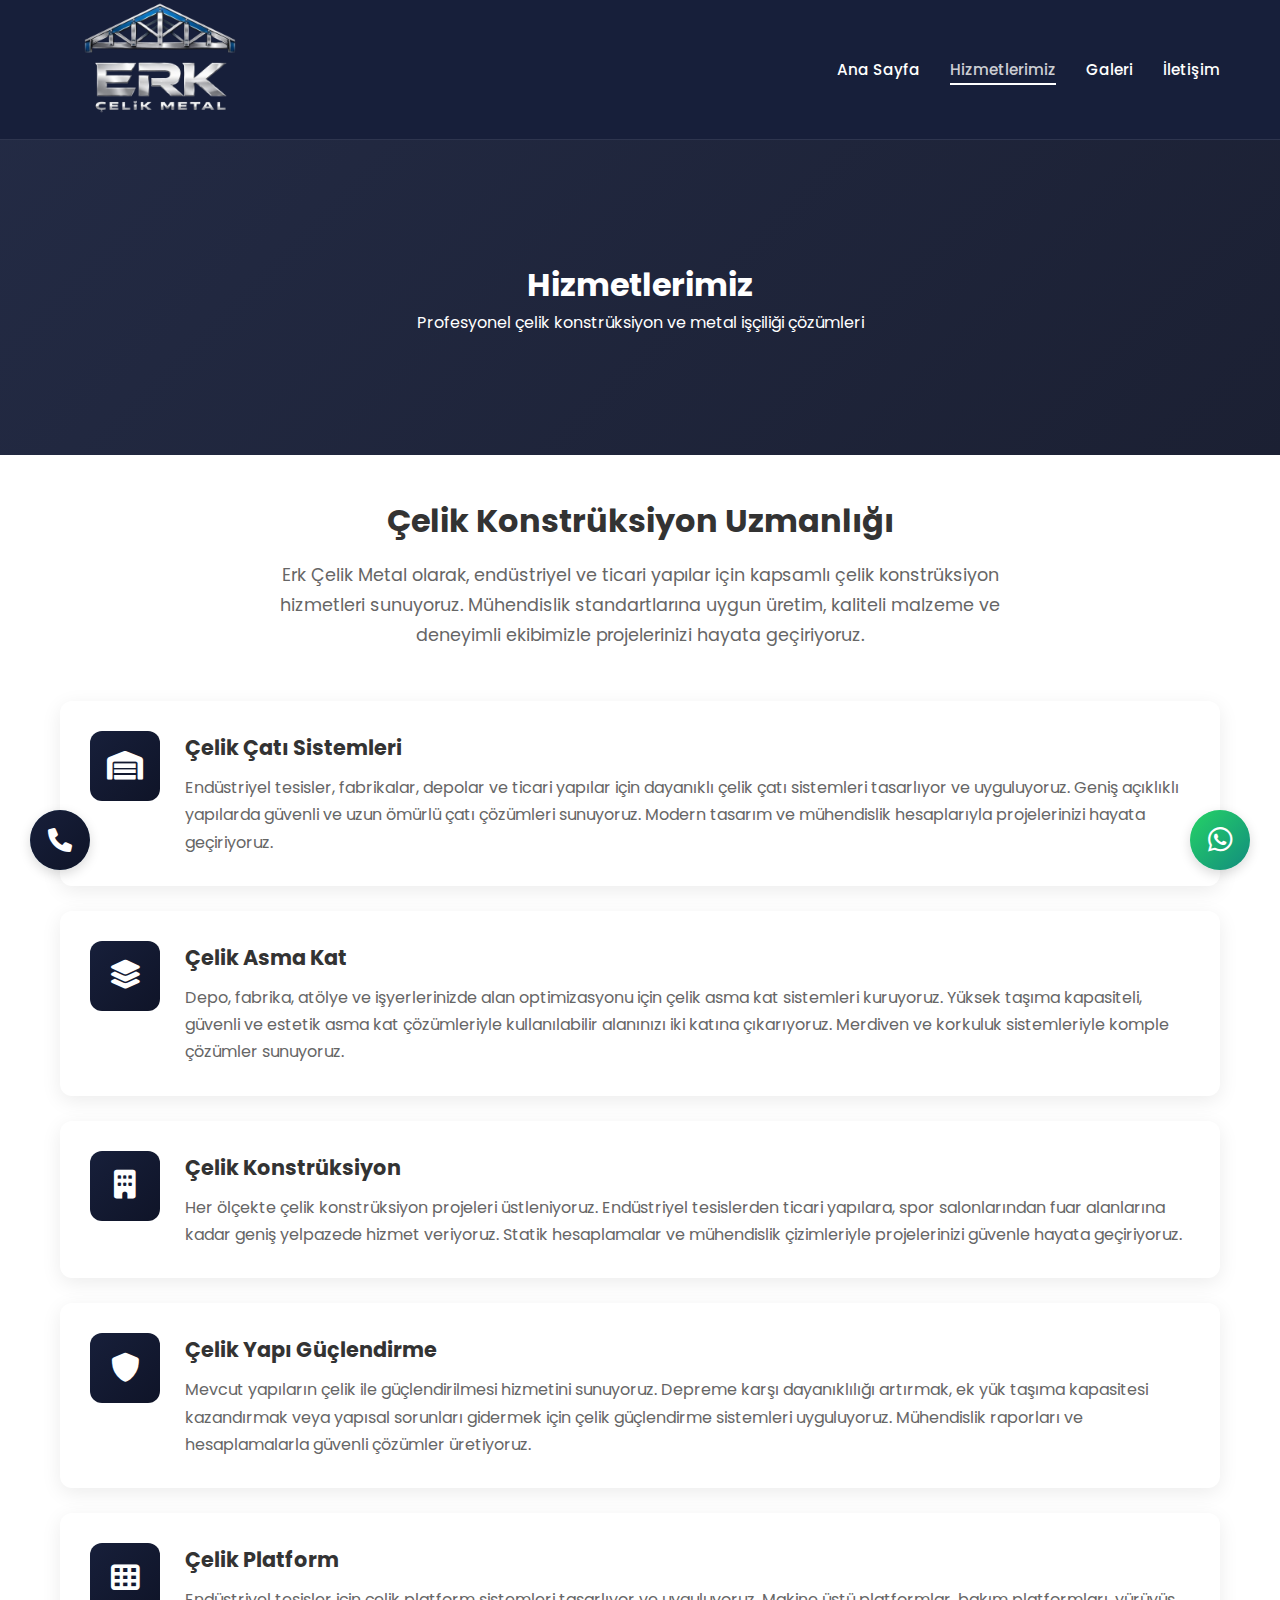
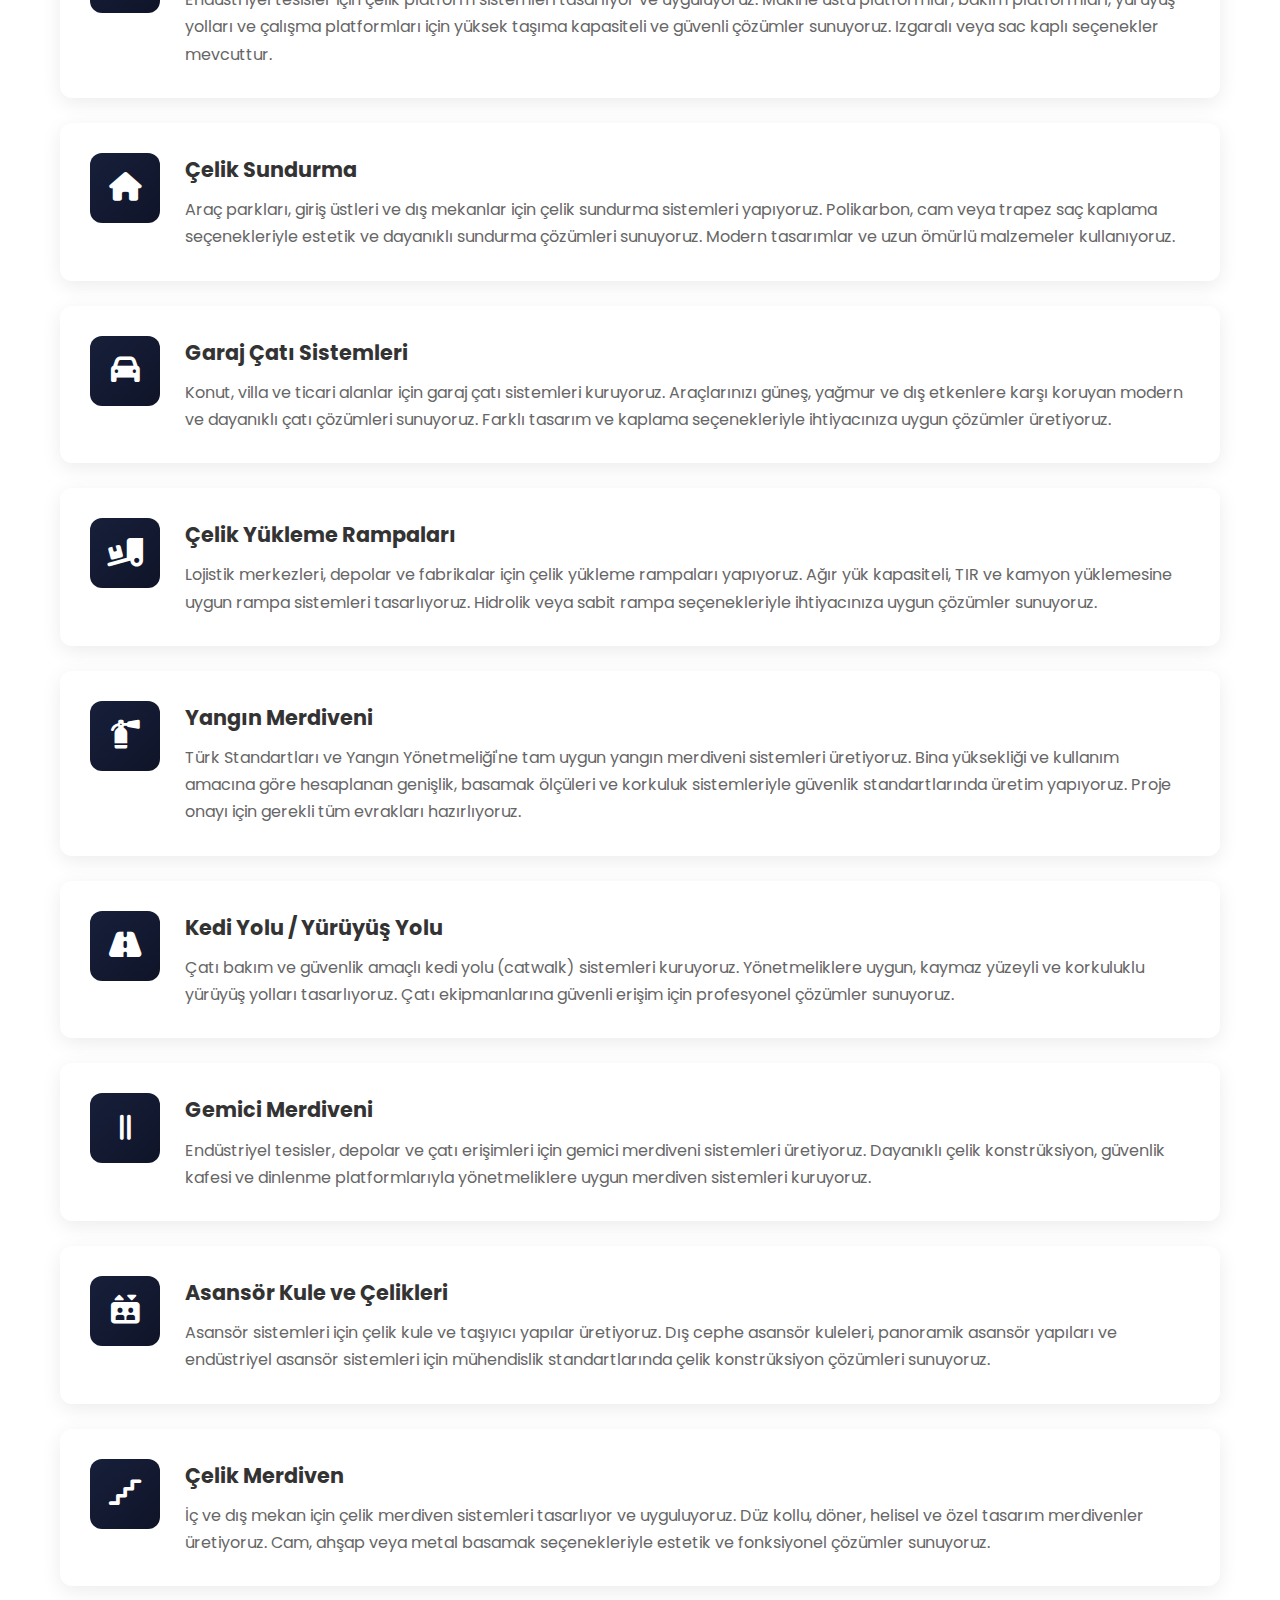
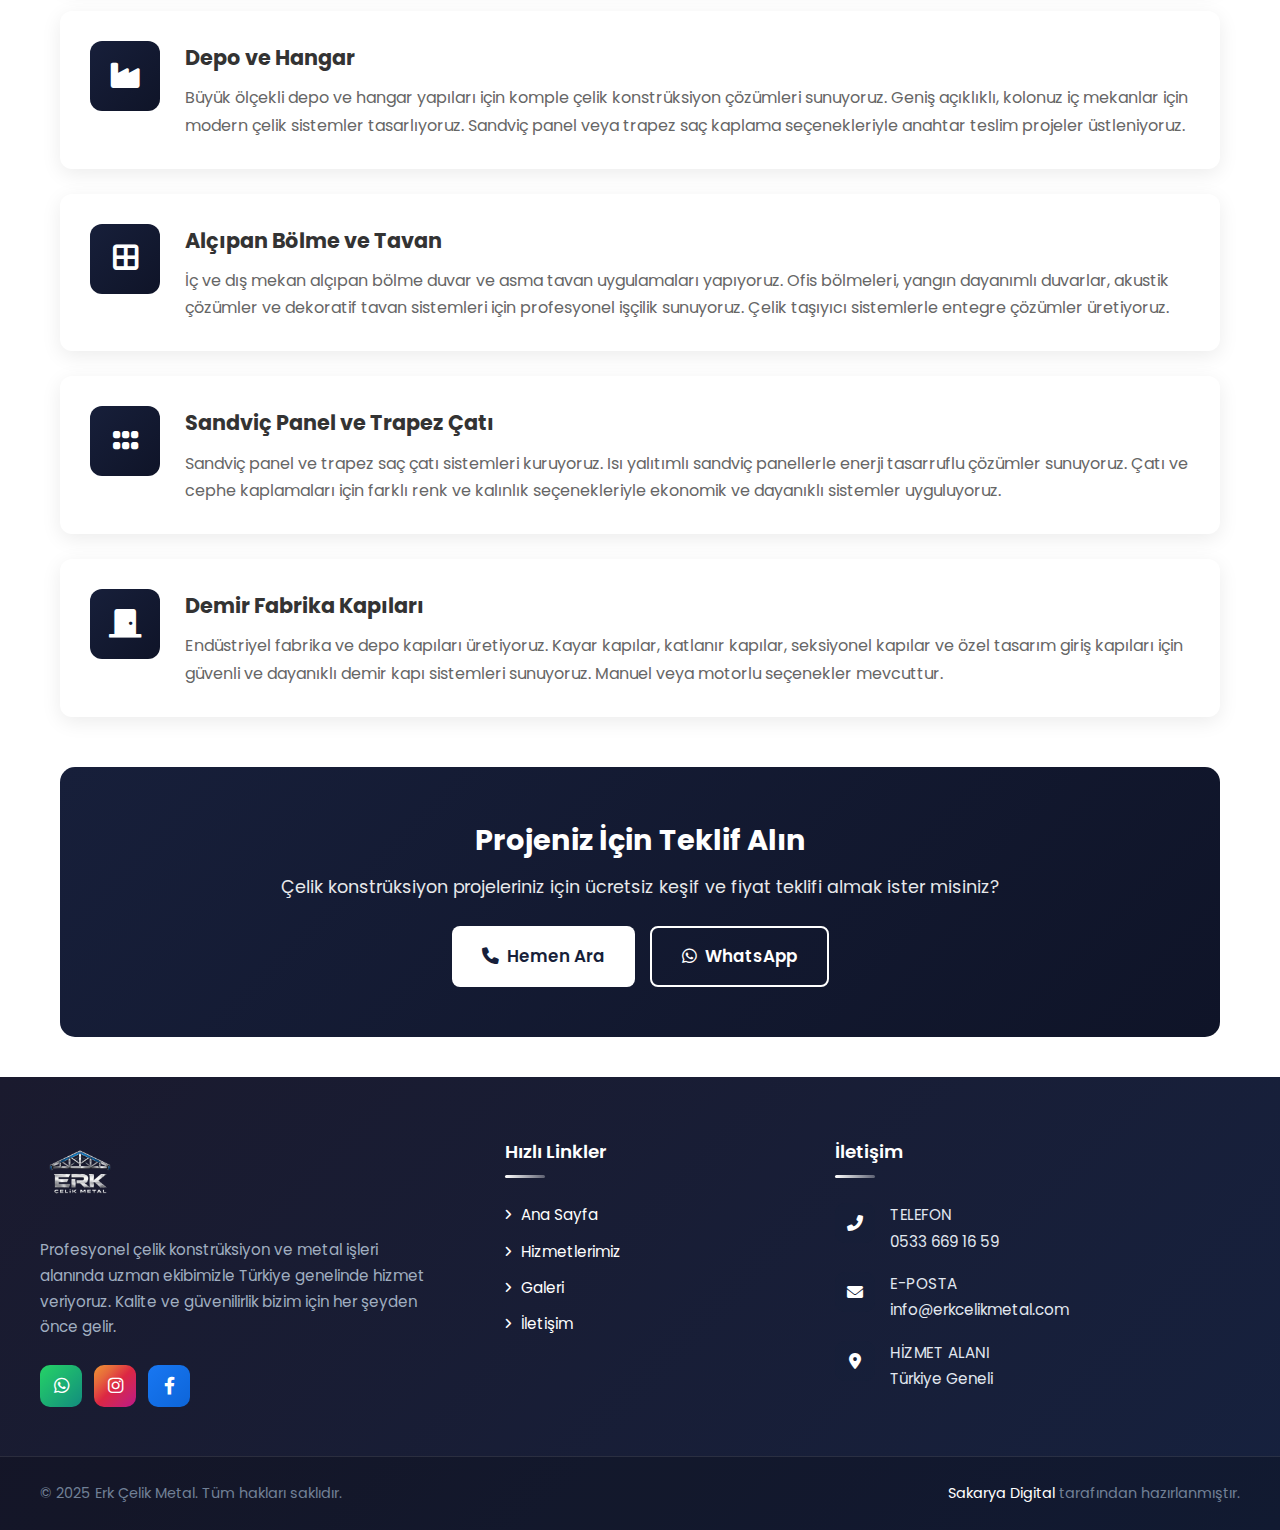
<file: hizmetlerimiz.html>
<!DOCTYPE html>
<html lang="tr">

<head>
    <meta charset="UTF-8">
    <meta name="viewport" content="width=device-width, initial-scale=1.0">
    <title>Hizmetlerimiz - Erk Çelik Metal | Çelik Konstrüksiyon</title>
    <meta name="description"
        content="Erk Çelik Metal hizmetleri: Çelik çatı sistemleri, asma kat, konstrüksiyon, yangın merdiveni, hangar, depo ve daha fazlası.">

    <!-- Font Awesome -->
    <link rel="stylesheet" href="https://cdnjs.cloudflare.com/ajax/libs/font-awesome/6.0.0/css/all.min.css">

    <!-- Main CSS -->
    <link rel="stylesheet" href="styles/components.css">
    <link rel="stylesheet" href="styles/service-pages.css">
    <link rel="stylesheet" href="styles/contactButton.css">
</head>

<body class="hizmetlerimiz">
    <!-- Header ve Footer otomatik olarak script tarafından eklenecek -->

    <!-- Page Hero -->
    <section class="page-hero">
        <div class="container">
            <h1>Hizmetlerimiz</h1>
            <p>Profesyonel çelik konstrüksiyon ve metal işçiliği çözümleri</p>
        </div>
    </section>

    <!-- Page Content -->
    <section class="page-content">
        <div class="container">
            <div class="services-intro">
                <h2>Çelik Konstrüksiyon Uzmanlığı</h2>
                <p>Erk Çelik Metal olarak, endüstriyel ve ticari yapılar için kapsamlı çelik konstrüksiyon hizmetleri sunuyoruz. 
                    Mühendislik standartlarına uygun üretim, kaliteli malzeme ve deneyimli ekibimizle projelerinizi hayata geçiriyoruz.</p>
            </div>

            <div class="services-full-list">
                
                <!-- Çelik Çatı Sistemleri -->
                <div class="service-detail-card">
                    <div class="service-detail-icon">
                        <i class="fas fa-warehouse"></i>
                    </div>
                    <div class="service-detail-content">
                        <h3>Çelik Çatı Sistemleri</h3>
                        <p>Endüstriyel tesisler, fabrikalar, depolar ve ticari yapılar için dayanıklı çelik çatı sistemleri tasarlıyor ve uyguluyoruz. 
                            Geniş açıklıklı yapılarda güvenli ve uzun ömürlü çatı çözümleri sunuyoruz. Modern tasarım ve mühendislik hesaplarıyla 
                            projelerinizi hayata geçiriyoruz.</p>
                    </div>
                </div>

                <!-- Çelik Asma Kat -->
                <div class="service-detail-card">
                    <div class="service-detail-icon">
                        <i class="fas fa-layer-group"></i>
                    </div>
                    <div class="service-detail-content">
                        <h3>Çelik Asma Kat</h3>
                        <p>Depo, fabrika, atölye ve işyerlerinizde alan optimizasyonu için çelik asma kat sistemleri kuruyoruz. 
                            Yüksek taşıma kapasiteli, güvenli ve estetik asma kat çözümleriyle kullanılabilir alanınızı iki katına çıkarıyoruz. 
                            Merdiven ve korkuluk sistemleriyle komple çözümler sunuyoruz.</p>
                    </div>
                </div>

                <!-- Çelik Konstrüksiyon -->
                <div class="service-detail-card">
                    <div class="service-detail-icon">
                        <i class="fas fa-building"></i>
                    </div>
                    <div class="service-detail-content">
                        <h3>Çelik Konstrüksiyon</h3>
                        <p>Her ölçekte çelik konstrüksiyon projeleri üstleniyoruz. Endüstriyel tesislerden ticari yapılara, 
                            spor salonlarından fuar alanlarına kadar geniş yelpazede hizmet veriyoruz. Statik hesaplamalar ve 
                            mühendislik çizimleriyle projelerinizi güvenle hayata geçiriyoruz.</p>
                    </div>
                </div>

                <!-- Çelik Yapı Güçlendirme -->
                <div class="service-detail-card">
                    <div class="service-detail-icon">
                        <i class="fas fa-shield-alt"></i>
                    </div>
                    <div class="service-detail-content">
                        <h3>Çelik Yapı Güçlendirme</h3>
                        <p>Mevcut yapıların çelik ile güçlendirilmesi hizmetini sunuyoruz. Depreme karşı dayanıklılığı artırmak, 
                            ek yük taşıma kapasitesi kazandırmak veya yapısal sorunları gidermek için çelik güçlendirme sistemleri 
                            uyguluyoruz. Mühendislik raporları ve hesaplamalarla güvenli çözümler üretiyoruz.</p>
                    </div>
                </div>

                <!-- Çelik Platform -->
                <div class="service-detail-card">
                    <div class="service-detail-icon">
                        <i class="fas fa-th"></i>
                    </div>
                    <div class="service-detail-content">
                        <h3>Çelik Platform</h3>
                        <p>Endüstriyel tesisler için çelik platform sistemleri tasarlıyor ve uyguluyoruz. Makine üstü platformlar, 
                            bakım platformları, yürüyüş yolları ve çalışma platformları için yüksek taşıma kapasiteli ve güvenli 
                            çözümler sunuyoruz. Izgaralı veya sac kaplı seçenekler mevcuttur.</p>
                    </div>
                </div>

                <!-- Çelik Sundurma -->
                <div class="service-detail-card">
                    <div class="service-detail-icon">
                        <i class="fas fa-home"></i>
                    </div>
                    <div class="service-detail-content">
                        <h3>Çelik Sundurma</h3>
                        <p>Araç parkları, giriş üstleri ve dış mekanlar için çelik sundurma sistemleri yapıyoruz. 
                            Polikarbon, cam veya trapez saç kaplama seçenekleriyle estetik ve dayanıklı sundurma çözümleri sunuyoruz. 
                            Modern tasarımlar ve uzun ömürlü malzemeler kullanıyoruz.</p>
                    </div>
                </div>

                <!-- Garaj Çatı Sistemleri -->
                <div class="service-detail-card">
                    <div class="service-detail-icon">
                        <i class="fas fa-car"></i>
                    </div>
                    <div class="service-detail-content">
                        <h3>Garaj Çatı Sistemleri</h3>
                        <p>Konut, villa ve ticari alanlar için garaj çatı sistemleri kuruyoruz. Araçlarınızı güneş, yağmur ve 
                            dış etkenlere karşı koruyan modern ve dayanıklı çatı çözümleri sunuyoruz. Farklı tasarım ve 
                            kaplama seçenekleriyle ihtiyacınıza uygun çözümler üretiyoruz.</p>
                    </div>
                </div>

                <!-- Çelik Yükleme Rampaları -->
                <div class="service-detail-card">
                    <div class="service-detail-icon">
                        <i class="fas fa-truck-loading"></i>
                    </div>
                    <div class="service-detail-content">
                        <h3>Çelik Yükleme Rampaları</h3>
                        <p>Lojistik merkezleri, depolar ve fabrikalar için çelik yükleme rampaları yapıyoruz. 
                            Ağır yük kapasiteli, TIR ve kamyon yüklemesine uygun rampa sistemleri tasarlıyoruz. 
                            Hidrolik veya sabit rampa seçenekleriyle ihtiyacınıza uygun çözümler sunuyoruz.</p>
                    </div>
                </div>

                <!-- Yangın Merdiveni -->
                <div class="service-detail-card">
                    <div class="service-detail-icon">
                        <i class="fas fa-fire-extinguisher"></i>
                    </div>
                    <div class="service-detail-content">
                        <h3>Yangın Merdiveni</h3>
                        <p>Türk Standartları ve Yangın Yönetmeliği'ne tam uygun yangın merdiveni sistemleri üretiyoruz. 
                            Bina yüksekliği ve kullanım amacına göre hesaplanan genişlik, basamak ölçüleri ve korkuluk sistemleriyle 
                            güvenlik standartlarında üretim yapıyoruz. Proje onayı için gerekli tüm evrakları hazırlıyoruz.</p>
                    </div>
                </div>

                <!-- Kedi Yolu / Yürüyüş Yolu -->
                <div class="service-detail-card">
                    <div class="service-detail-icon">
                        <i class="fas fa-road"></i>
                    </div>
                    <div class="service-detail-content">
                        <h3>Kedi Yolu / Yürüyüş Yolu</h3>
                        <p>Çatı bakım ve güvenlik amaçlı kedi yolu (catwalk) sistemleri kuruyoruz. Yönetmeliklere uygun, 
                            kaymaz yüzeyli ve korkuluklu yürüyüş yolları tasarlıyoruz. Çatı ekipmanlarına güvenli erişim için 
                            profesyonel çözümler sunuyoruz.</p>
                    </div>
                </div>

                <!-- Gemici Merdiveni -->
                <div class="service-detail-card">
                    <div class="service-detail-icon">
                        <i class="fas fa-grip-lines-vertical"></i>
                    </div>
                    <div class="service-detail-content">
                        <h3>Gemici Merdiveni</h3>
                        <p>Endüstriyel tesisler, depolar ve çatı erişimleri için gemici merdiveni sistemleri üretiyoruz. 
                            Dayanıklı çelik konstrüksiyon, güvenlik kafesi ve dinlenme platformlarıyla yönetmeliklere uygun 
                            merdiven sistemleri kuruyoruz.</p>
                    </div>
                </div>

                <!-- Asansör Kule ve Çelikleri -->
                <div class="service-detail-card">
                    <div class="service-detail-icon">
                        <i class="fas fa-elevator"></i>
                    </div>
                    <div class="service-detail-content">
                        <h3>Asansör Kule ve Çelikleri</h3>
                        <p>Asansör sistemleri için çelik kule ve taşıyıcı yapılar üretiyoruz. Dış cephe asansör kuleleri, 
                            panoramik asansör yapıları ve endüstriyel asansör sistemleri için mühendislik standartlarında 
                            çelik konstrüksiyon çözümleri sunuyoruz.</p>
                    </div>
                </div>

                <!-- Çelik Merdiven -->
                <div class="service-detail-card">
                    <div class="service-detail-icon">
                        <i class="fas fa-stairs"></i>
                    </div>
                    <div class="service-detail-content">
                        <h3>Çelik Merdiven</h3>
                        <p>İç ve dış mekan için çelik merdiven sistemleri tasarlıyor ve uyguluyoruz. Düz kollu, döner, 
                            helisel ve özel tasarım merdivenler üretiyoruz. Cam, ahşap veya metal basamak seçenekleriyle 
                            estetik ve fonksiyonel çözümler sunuyoruz.</p>
                    </div>
                </div>

                <!-- Depo ve Hangar -->
                <div class="service-detail-card">
                    <div class="service-detail-icon">
                        <i class="fas fa-industry"></i>
                    </div>
                    <div class="service-detail-content">
                        <h3>Depo ve Hangar</h3>
                        <p>Büyük ölçekli depo ve hangar yapıları için komple çelik konstrüksiyon çözümleri sunuyoruz. 
                            Geniş açıklıklı, kolonuz iç mekanlar için modern çelik sistemler tasarlıyoruz. 
                            Sandviç panel veya trapez saç kaplama seçenekleriyle anahtar teslim projeler üstleniyoruz.</p>
                    </div>
                </div>

                <!-- Alçıpan Bölme ve Tavan -->
                <div class="service-detail-card">
                    <div class="service-detail-icon">
                        <i class="fas fa-border-all"></i>
                    </div>
                    <div class="service-detail-content">
                        <h3>Alçıpan Bölme ve Tavan</h3>
                        <p>İç ve dış mekan alçıpan bölme duvar ve asma tavan uygulamaları yapıyoruz. Ofis bölmeleri, 
                            yangın dayanımlı duvarlar, akustik çözümler ve dekoratif tavan sistemleri için profesyonel 
                            işçilik sunuyoruz. Çelik taşıyıcı sistemlerle entegre çözümler üretiyoruz.</p>
                    </div>
                </div>

                <!-- Sandviç Panel ve Trapez Çatı -->
                <div class="service-detail-card">
                    <div class="service-detail-icon">
                        <i class="fas fa-grip-horizontal"></i>
                    </div>
                    <div class="service-detail-content">
                        <h3>Sandviç Panel ve Trapez Çatı</h3>
                        <p>Sandviç panel ve trapez saç çatı sistemleri kuruyoruz. Isı yalıtımlı sandviç panellerle 
                            enerji tasarruflu çözümler sunuyoruz. Çatı ve cephe kaplamaları için farklı renk ve 
                            kalınlık seçenekleriyle ekonomik ve dayanıklı sistemler uyguluyoruz.</p>
                    </div>
                </div>

                <!-- Demir Fabrika Kapıları -->
                <div class="service-detail-card">
                    <div class="service-detail-icon">
                        <i class="fas fa-door-closed"></i>
                    </div>
                    <div class="service-detail-content">
                        <h3>Demir Fabrika Kapıları</h3>
                        <p>Endüstriyel fabrika ve depo kapıları üretiyoruz. Kayar kapılar, katlanır kapılar, 
                            seksiyonel kapılar ve özel tasarım giriş kapıları için güvenli ve dayanıklı demir kapı 
                            sistemleri sunuyoruz. Manuel veya motorlu seçenekler mevcuttur.</p>
                    </div>
                </div>

            </div>

            <!-- CTA Box -->
            <div class="services-cta">
                <h3>Projeniz İçin Teklif Alın</h3>
                <p>Çelik konstrüksiyon projeleriniz için ücretsiz keşif ve fiyat teklifi almak ister misiniz?</p>
                <div class="cta-buttons">
                    <a href="tel:+905336691659" class="cta-btn primary">
                        <i class="fas fa-phone"></i> Hemen Ara
                    </a>
                    <a href="https://wa.me/905336691659" class="cta-btn secondary" target="_blank">
                        <i class="fab fa-whatsapp"></i> WhatsApp
                    </a>
                </div>
            </div>
        </div>
    </section>

    <!-- Component Script -->
    <script src="scripts/components.js"></script>
    <script src="scripts/contactButton.js"></script>

    <style>
        /* Hizmetlerimiz Sayfası Özel Stilleri */
        .services-intro {
            text-align: center;
            max-width: 800px;
            margin: 0 auto 50px;
        }

        .services-intro h2 {
            font-size: 2rem;
            color: #333;
            margin-bottom: 15px;
        }

        .services-intro p {
            font-size: 1.1rem;
            color: #666;
            line-height: 1.7;
        }

        .services-full-list {
            display: grid;
            gap: 25px;
            margin-bottom: 50px;
        }

        .service-detail-card {
            display: flex;
            gap: 25px;
            background: #fff;
            padding: 30px;
            border-radius: 12px;
            box-shadow: 0 5px 20px rgba(0, 0, 0, 0.08);
            transition: all 0.3s ease;
        }

        .service-detail-card:hover {
            transform: translateY(-3px);
            box-shadow: 0 10px 30px rgba(0, 0, 0, 0.12);
        }

        .service-detail-icon {
            flex-shrink: 0;
            width: 70px;
            height: 70px;
            background: linear-gradient(135deg, #171F3A 0%, #0f1428 100%);
            border-radius: 12px;
            display: flex;
            align-items: center;
            justify-content: center;
        }

        .service-detail-icon i {
            font-size: 1.8rem;
            color: #fff;
        }

        .service-detail-content h3 {
            font-size: 1.3rem;
            color: #333;
            margin-bottom: 10px;
        }

        .service-detail-content p {
            color: #666;
            line-height: 1.7;
            margin: 0;
        }

        .services-cta {
            background: linear-gradient(135deg, #171F3A 0%, #0f1428 100%);
            padding: 50px;
            border-radius: 15px;
            text-align: center;
            color: #fff;
        }

        .services-cta h3 {
            font-size: 1.8rem;
            margin-bottom: 10px;
        }

        .services-cta p {
            font-size: 1.1rem;
            opacity: 0.9;
            margin-bottom: 25px;
        }

        .services-cta .cta-buttons {
            display: flex;
            justify-content: center;
            gap: 15px;
            flex-wrap: wrap;
        }

        .services-cta .cta-btn {
            display: inline-flex;
            align-items: center;
            gap: 8px;
            padding: 15px 30px;
            border-radius: 8px;
            font-weight: 600;
            text-decoration: none;
            transition: all 0.3s ease;
        }

        .services-cta .cta-btn.primary {
            background: #fff;
            color: #171F3A;
        }

        .services-cta .cta-btn.primary:hover {
            background: #f0f0f0;
        }

        .services-cta .cta-btn.secondary {
            background: transparent;
            color: #fff;
            border: 2px solid #fff;
        }

        .services-cta .cta-btn.secondary:hover {
            background: rgba(255, 255, 255, 0.1);
        }

        @media (max-width: 768px) {
            .service-detail-card {
                flex-direction: column;
                text-align: center;
            }

            .service-detail-icon {
                margin: 0 auto;
            }

            .services-cta {
                padding: 30px 20px;
            }
        }
    </style>
</body>

</html>
</file>
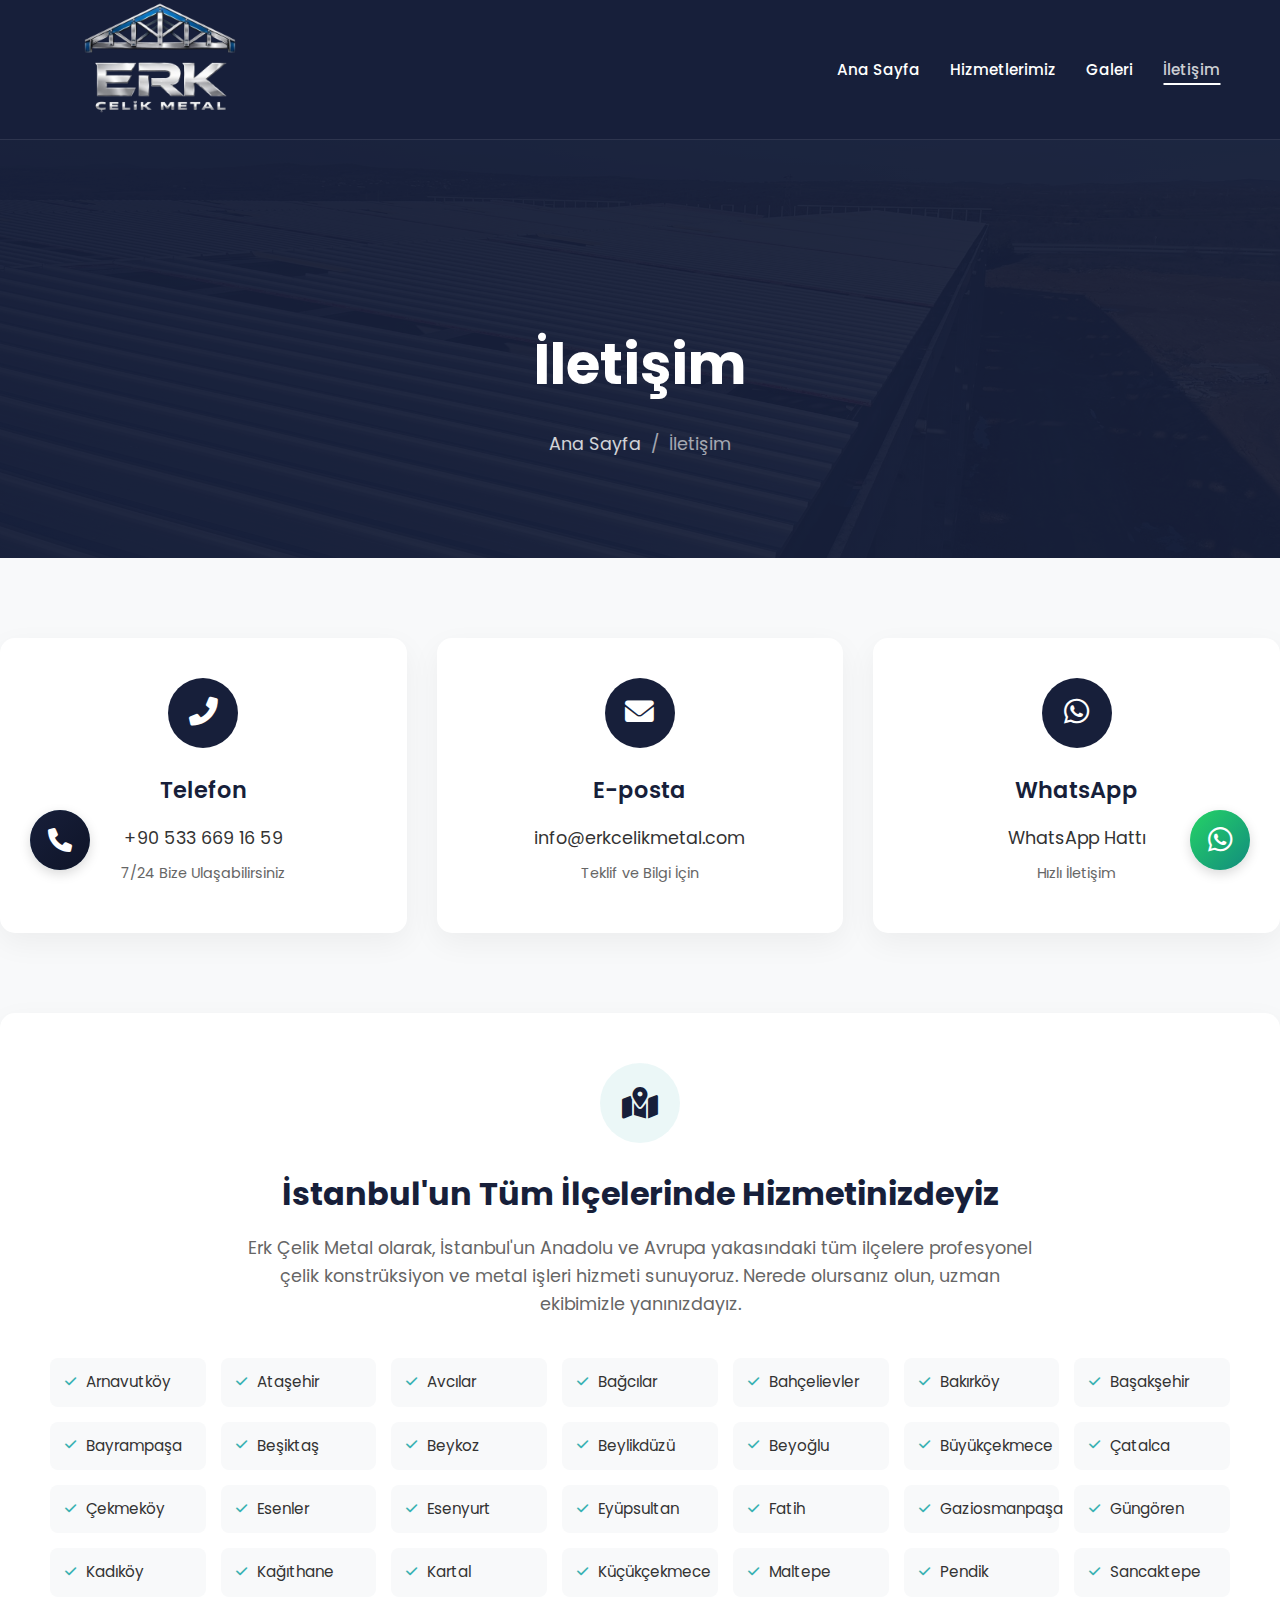
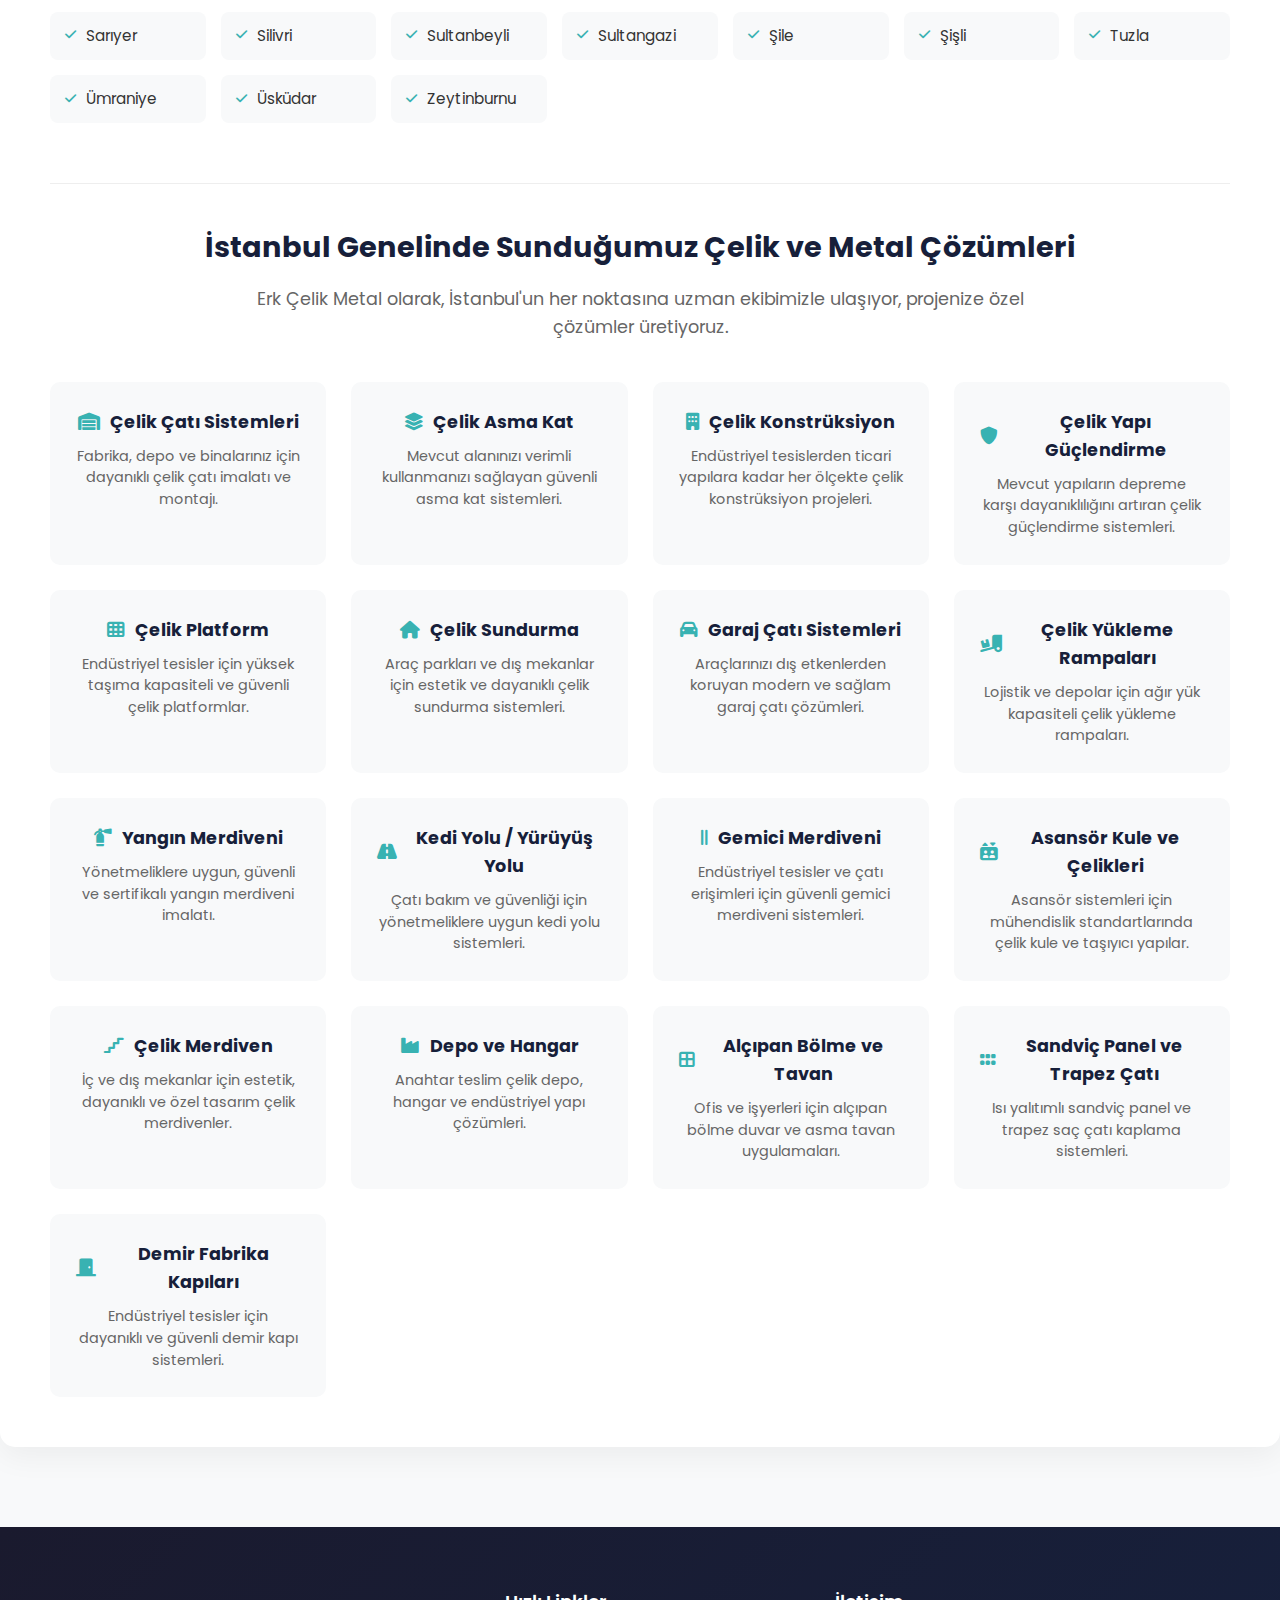
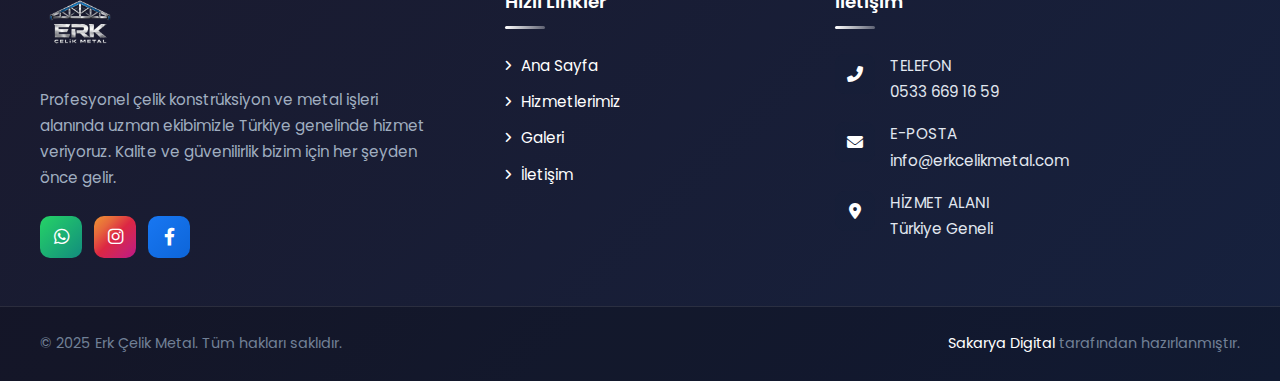
<file: iletisim.html>
<!DOCTYPE html>
<html lang="tr">

<head>
    <meta charset="UTF-8">
    <meta name="viewport" content="width=device-width, initial-scale=1.0">
    <title>İletişim - Erk Çelik Metal</title>
    <meta name="description" content="Erk Çelik Metal iletişim bilgileri. Adres, telefon ve konum bilgileri.">

    <!-- Font Awesome -->
    <link rel="stylesheet" href="https://cdnjs.cloudflare.com/ajax/libs/font-awesome/6.0.0/css/all.min.css">

    <!-- Main CSS -->
    <link rel="stylesheet" href="./styles/components.css">
    <link rel="stylesheet" href="./styles/contact.css">
    <link rel="stylesheet" href="./styles/contactButton.css">
</head>

<body>
    <!-- Header ve Footer otomatik olarak script tarafından eklenecek -->

    <!-- Contact Hero -->
    <section class="contact-hero">
        <div class="hero-overlay"></div>
        <div class="container">
            <div class="hero-content">
                <h1>İletişim</h1>
                <div class="breadcrumb">
                    <a href="index.html">Ana Sayfa</a>
                    <span>/</span>
                    <span>İletişim</span>
                </div>
            </div>
        </div>
    </section>

    <!-- Contact Info Section -->
    <section class="contact-info-section">
        <div class="container">
            <div class="contact-grid">
                <!-- İletişim Kartları -->
                <div class="contact-cards-wrapper">
                    <div class="contact-card">
                        <div class="icon-box">
                            <i class="fas fa-phone-alt"></i>
                        </div>
                        <h3>Telefon</h3>
                        <p><a href="tel:+905336691659">+90 533 669 16 59</a></p>
                        <p class="detail">7/24 Bize Ulaşabilirsiniz</p>
                    </div>

                    <div class="contact-card">
                        <div class="icon-box">
                            <i class="fas fa-envelope"></i>
                        </div>
                        <h3>E-posta</h3>
                        <p><a href="mailto:info@erkcelikmetal.com">info@erkcelikmetal.com</a></p>
                        <p class="detail">Teklif ve Bilgi İçin</p>
                    </div>

                    <div class="contact-card">
                        <div class="icon-box">
                            <i class="fab fa-whatsapp"></i>
                        </div>
                        <h3>WhatsApp</h3>
                        <p><a href="https://wa.me/905336691659" target="_blank">WhatsApp Hattı</a></p>
                        <p class="detail">Hızlı İletişim</p>
                    </div>
                </div>

                <!-- Hizmet Bölgeleri -->
                <div class="service-areas-wrapper">
                    <div class="service-areas-content">
                        <div class="area-icon">
                            <i class="fas fa-map-marked-alt"></i>
                        </div>
                        <h2>İstanbul'un Tüm İlçelerinde Hizmetinizdeyiz</h2>
                        <p>Erk Çelik Metal olarak, İstanbul'un Anadolu ve Avrupa yakasındaki tüm ilçelere profesyonel çelik konstrüksiyon ve metal işleri hizmeti sunuyoruz. Nerede olursanız olun, uzman ekibimizle yanınızdayız.</p>
                        
                        <div class="districts-grid">
                            <div class="district-item"><i class="fas fa-check"></i> Arnavutköy</div>
                            <div class="district-item"><i class="fas fa-check"></i> Ataşehir</div>
                            <div class="district-item"><i class="fas fa-check"></i> Avcılar</div>
                            <div class="district-item"><i class="fas fa-check"></i> Bağcılar</div>
                            <div class="district-item"><i class="fas fa-check"></i> Bahçelievler</div>
                            <div class="district-item"><i class="fas fa-check"></i> Bakırköy</div>
                            <div class="district-item"><i class="fas fa-check"></i> Başakşehir</div>
                            <div class="district-item"><i class="fas fa-check"></i> Bayrampaşa</div>
                            <div class="district-item"><i class="fas fa-check"></i> Beşiktaş</div>
                            <div class="district-item"><i class="fas fa-check"></i> Beykoz</div>
                            <div class="district-item"><i class="fas fa-check"></i> Beylikdüzü</div>
                            <div class="district-item"><i class="fas fa-check"></i> Beyoğlu</div>
                            <div class="district-item"><i class="fas fa-check"></i> Büyükçekmece</div>
                            <div class="district-item"><i class="fas fa-check"></i> Çatalca</div>
                            <div class="district-item"><i class="fas fa-check"></i> Çekmeköy</div>
                            <div class="district-item"><i class="fas fa-check"></i> Esenler</div>
                            <div class="district-item"><i class="fas fa-check"></i> Esenyurt</div>
                            <div class="district-item"><i class="fas fa-check"></i> Eyüpsultan</div>
                            <div class="district-item"><i class="fas fa-check"></i> Fatih</div>
                            <div class="district-item"><i class="fas fa-check"></i> Gaziosmanpaşa</div>
                            <div class="district-item"><i class="fas fa-check"></i> Güngören</div>
                            <div class="district-item"><i class="fas fa-check"></i> Kadıköy</div>
                            <div class="district-item"><i class="fas fa-check"></i> Kağıthane</div>
                            <div class="district-item"><i class="fas fa-check"></i> Kartal</div>
                            <div class="district-item"><i class="fas fa-check"></i> Küçükçekmece</div>
                            <div class="district-item"><i class="fas fa-check"></i> Maltepe</div>
                            <div class="district-item"><i class="fas fa-check"></i> Pendik</div>
                            <div class="district-item"><i class="fas fa-check"></i> Sancaktepe</div>
                            <div class="district-item"><i class="fas fa-check"></i> Sarıyer</div>
                            <div class="district-item"><i class="fas fa-check"></i> Silivri</div>
                            <div class="district-item"><i class="fas fa-check"></i> Sultanbeyli</div>
                            <div class="district-item"><i class="fas fa-check"></i> Sultangazi</div>
                            <div class="district-item"><i class="fas fa-check"></i> Şile</div>
                            <div class="district-item"><i class="fas fa-check"></i> Şişli</div>
                            <div class="district-item"><i class="fas fa-check"></i> Tuzla</div>
                            <div class="district-item"><i class="fas fa-check"></i> Ümraniye</div>
                            <div class="district-item"><i class="fas fa-check"></i> Üsküdar</div>
                            <div class="district-item"><i class="fas fa-check"></i> Zeytinburnu</div>
                        </div>

                        <!-- SEO Content for Services in Districts -->
                        <div class="district-services-seo">
                            <h3>İstanbul Genelinde Sunduğumuz Çelik ve Metal Çözümleri</h3>
                            <p>Erk Çelik Metal olarak, İstanbul'un her noktasına uzman ekibimizle ulaşıyor, projenize özel çözümler üretiyoruz.</p>
                            
                            <div class="seo-tags-container">
                                <div class="seo-tag-item">
                                    <h4><i class="fas fa-warehouse"></i> Çelik Çatı Sistemleri</h4>
                                    <p>Fabrika, depo ve binalarınız için dayanıklı çelik çatı imalatı ve montajı.</p>
                                </div>
                                <div class="seo-tag-item">
                                    <h4><i class="fas fa-layer-group"></i> Çelik Asma Kat</h4>
                                    <p>Mevcut alanınızı verimli kullanmanızı sağlayan güvenli asma kat sistemleri.</p>
                                </div>
                                <div class="seo-tag-item">
                                    <h4><i class="fas fa-building"></i> Çelik Konstrüksiyon</h4>
                                    <p>Endüstriyel tesislerden ticari yapılara kadar her ölçekte çelik konstrüksiyon projeleri.</p>
                                </div>
                                <div class="seo-tag-item">
                                    <h4><i class="fas fa-shield-alt"></i> Çelik Yapı Güçlendirme</h4>
                                    <p>Mevcut yapıların depreme karşı dayanıklılığını artıran çelik güçlendirme sistemleri.</p>
                                </div>
                                <div class="seo-tag-item">
                                    <h4><i class="fas fa-th"></i> Çelik Platform</h4>
                                    <p>Endüstriyel tesisler için yüksek taşıma kapasiteli ve güvenli çelik platformlar.</p>
                                </div>
                                <div class="seo-tag-item">
                                    <h4><i class="fas fa-home"></i> Çelik Sundurma</h4>
                                    <p>Araç parkları ve dış mekanlar için estetik ve dayanıklı çelik sundurma sistemleri.</p>
                                </div>
                                <div class="seo-tag-item">
                                    <h4><i class="fas fa-car"></i> Garaj Çatı Sistemleri</h4>
                                    <p>Araçlarınızı dış etkenlerden koruyan modern ve sağlam garaj çatı çözümleri.</p>
                                </div>
                                <div class="seo-tag-item">
                                    <h4><i class="fas fa-truck-loading"></i> Çelik Yükleme Rampaları</h4>
                                    <p>Lojistik ve depolar için ağır yük kapasiteli çelik yükleme rampaları.</p>
                                </div>
                                <div class="seo-tag-item">
                                    <h4><i class="fas fa-fire-extinguisher"></i> Yangın Merdiveni</h4>
                                    <p>Yönetmeliklere uygun, güvenli ve sertifikalı yangın merdiveni imalatı.</p>
                                </div>
                                <div class="seo-tag-item">
                                    <h4><i class="fas fa-road"></i> Kedi Yolu / Yürüyüş Yolu</h4>
                                    <p>Çatı bakım ve güvenliği için yönetmeliklere uygun kedi yolu sistemleri.</p>
                                </div>
                                <div class="seo-tag-item">
                                    <h4><i class="fas fa-grip-lines-vertical"></i> Gemici Merdiveni</h4>
                                    <p>Endüstriyel tesisler ve çatı erişimleri için güvenli gemici merdiveni sistemleri.</p>
                                </div>
                                <div class="seo-tag-item">
                                    <h4><i class="fas fa-elevator"></i> Asansör Kule ve Çelikleri</h4>
                                    <p>Asansör sistemleri için mühendislik standartlarında çelik kule ve taşıyıcı yapılar.</p>
                                </div>
                                <div class="seo-tag-item">
                                    <h4><i class="fas fa-stairs"></i> Çelik Merdiven</h4>
                                    <p>İç ve dış mekanlar için estetik, dayanıklı ve özel tasarım çelik merdivenler.</p>
                                </div>
                                <div class="seo-tag-item">
                                    <h4><i class="fas fa-industry"></i> Depo ve Hangar</h4>
                                    <p>Anahtar teslim çelik depo, hangar ve endüstriyel yapı çözümleri.</p>
                                </div>
                                <div class="seo-tag-item">
                                    <h4><i class="fas fa-border-all"></i> Alçıpan Bölme ve Tavan</h4>
                                    <p>Ofis ve işyerleri için alçıpan bölme duvar ve asma tavan uygulamaları.</p>
                                </div>
                                <div class="seo-tag-item">
                                    <h4><i class="fas fa-grip-horizontal"></i> Sandviç Panel ve Trapez Çatı</h4>
                                    <p>Isı yalıtımlı sandviç panel ve trapez saç çatı kaplama sistemleri.</p>
                                </div>
                                <div class="seo-tag-item">
                                    <h4><i class="fas fa-door-closed"></i> Demir Fabrika Kapıları</h4>
                                    <p>Endüstriyel tesisler için dayanıklı ve güvenli demir kapı sistemleri.</p>
                                </div>
                            </div>
                        </div>
                    </div>
                </div>

                <!-- Harita  Sonradan Eklenecek  -->
             
            </div>
        </div>
    </section>

    <!-- Scripts -->
    <script src="./scripts/components.js"></script>
    <script src="./scripts/contactButton.js"></script>
</body>

</html>
</file>
<file: styles/service-pages.css>
/* Hizmet Sayfaları Genel Stilleri */

.page-hero {
    background: linear-gradient(135deg, rgba(23, 31, 58, 0.95) 0%, rgba(15, 20, 40, 0.95) 100%),
        url('../assets/images/ev-temizlik-bg.jpg') center/cover;
    height: 30vh;
    display: flex;
    align-items: center;
    justify-content: center;
    text-align: center;
    color: white;
}

/* Ev Temizliği Sayfası */
.ev-temizligi .page-hero {
    background: linear-gradient(135deg, rgba(23, 31, 58, 0.95) 0%, rgba(15, 20, 40, 0.95) 100%),
        url('../assets/images/ev-temizlik-bg.jpg') center/cover;
}

/* Ofis Temizliği Sayfası */
.ofis-temizligi .page-hero {
    background: linear-gradient(135deg, rgba(23, 31, 58, 0.95) 0%, rgba(15, 20, 40, 0.95) 100%),
        url('../assets/images/ofis-temizlik-bg.jpg') center/cover;
}

/* Halı Yıkama Sayfası */
.hali-yikama .page-hero {
    background: linear-gradient(135deg, rgba(23, 31, 58, 0.95) 0%, rgba(15, 20, 40, 0.95) 100%),
        url('../assets/images/hali-yikama-bg.jpg') center/cover;
}

.page-content {
    padding: 40px 0;
}

.container {
    max-width: 1200px;
    margin: 0 auto;
    padding: 0 20px;
}

.content-grid {
    display: grid;
    grid-template-columns: 2fr 1fr;
    gap: 50px;
    margin-top: 40px;
}

.main-content h2 {
    color: #333;
    margin-bottom: 20px;
    font-size: 2rem;
}

.main-content p {
    color: #666;
    line-height: 1.8;
    margin-bottom: 20px;
}

.services-list {
    background: #f8f9fa;
    padding: 30px;
    border-radius: 15px;
    margin: 30px 0;
}

.services-list h3 {
    color: #171F3A;
    margin-bottom: 20px;
}

.services-list ul {
    list-style: none;
    padding: 0;
}

.services-list li {
    padding: 10px 0;
    border-bottom: 1px solid #eee;
    display: flex;
    align-items: center;
    gap: 10px;
}

.services-list li:last-child {
    border-bottom: none;
}

.services-list li i {
    color: #171F3A;
}

.sidebar {
    position: sticky;
    top: 150px;
    background: white;
    padding: 30px;
    border-radius: 15px;
    box-shadow: 0 10px 30px rgba(0, 0, 0, 0.1);
    height: fit-content;
}

.contact-box {
    background: linear-gradient(135deg, #171F3A 0%, #0f1428 100%);
    color: white;
    padding: 30px;
    border-radius: 15px;
    text-align: center;
    margin-bottom: 30px;
}

.contact-box h3 {
    margin-bottom: 15px;
}

.contact-box p {
    margin-bottom: 20px;
    opacity: 0.9;
}

.contact-numbers {
    display: flex;
    flex-direction: column;
    gap: 10px;
}

.contact-btn {
    background: white;
    color: #171F3A;
    padding: 12px 25px;
    border-radius: 25px;
    text-decoration: none;
    font-weight: 600;
    display: inline-flex;
    align-items: center;
    gap: 8px;
    transition: all 0.3s ease;
    justify-content: center;
}

.contact-btn:hover {
    transform: translateY(-2px);
    box-shadow: 0 8px 25px rgba(0, 0, 0, 0.2);
}

.contact-btn.emergency {
    background: linear-gradient(135deg, #dc3545, #c82333);
    animation: pulse 2s infinite;
}

.contact-btn.emergency:hover {
    background: linear-gradient(135deg, #c82333, #a71e2a);
}

@keyframes pulse {
    0% {
        box-shadow: 0 5px 15px rgba(220, 53, 69, 0.3);
    }

    50% {
        box-shadow: 0 5px 25px rgba(220, 53, 69, 0.5);
    }

    100% {
        box-shadow: 0 5px 15px rgba(220, 53, 69, 0.3);
    }
}

.price-info {
    background: #f8f9fa;
    padding: 25px;
    border-radius: 15px;
    border-left: 4px solid #171F3A;
}

.price-info h4 {
    color: #333;
    margin-bottom: 15px;
}

.price-info p {
    color: #666;
    font-size: 0.9rem;
    line-height: 1.6;
}

@media (max-width: 768px) {
    .content-grid {
        grid-template-columns: 1fr;
        gap: 30px;
    }

    .page-hero {
        height: 50vh;
    }
}

/* Halı Yıkama Sayfası - Process Steps */
.process-steps {
    background: white;
    padding: 40px 30px;
    border-radius: 15px;
    box-shadow: 0 10px 30px rgba(0, 0, 0, 0.1);
    margin: 40px 0;
}

.process-steps h3 {
    color: #171F3A;
    text-align: center;
    margin-bottom: 30px;
    font-size: 1.8rem;
}

.steps-grid {
    display: grid;
    grid-template-columns: repeat(auto-fit, minmax(200px, 1fr));
    gap: 30px;
}

.step-item {
    text-align: center;
}

.step-number {
    width: 50px;
    height: 50px;
    background: linear-gradient(135deg, #171F3A 0%, #0f1428 100%);
    color: white;
    border-radius: 50%;
    display: flex;
    align-items: center;
    justify-content: center;
    font-size: 1.5rem;
    font-weight: 700;
    margin: 0 auto 15px;
}

.step-item h4 {
    color: #333;
    margin-bottom: 10px;
    font-size: 1.1rem;
}

.step-item p {
    color: #666;
    font-size: 0.9rem;
    line-height: 1.5;
}

@media (max-width: 768px) {
    .steps-grid {
        grid-template-columns: 1fr;
    }
}

/* ========================================
   HAKKIMIZDA SAYFASI STİLLERİ
   ======================================== */

/* Page Hero - Hakkımızda */
.page-hero {
    background: linear-gradient(135deg, rgba(23, 31, 58, 0.95) 0%, rgba(15, 20, 40, 0.95) 100%);
    min-height: 35vh;
    display: flex;
    align-items: center;
    justify-content: center;
    text-align: center;
    color: white;
    padding: 40px 20px;
}

.page-hero-content h1 {
    font-size: 3rem;
    font-weight: 700;
    margin-bottom: 15px;
    text-shadow: 0 2px 10px rgba(0, 0, 0, 0.2);
}

.page-hero-content p {
    font-size: 1.2rem;
    opacity: 0.95;
    margin-bottom: 20px;
}

.breadcrumb {
    display: flex;
    justify-content: center;
    align-items: center;
    gap: 10px;
    font-size: 0.95rem;
    opacity: 0.9;
}

.breadcrumb a {
    color: white;
    text-decoration: none;
    transition: opacity 0.3s ease;
}

.breadcrumb a:hover {
    opacity: 0.8;
}

/* About Section */
.about-section {
    padding: 80px 0;
    background: #fff;
}

.about-content {
    max-width: 900px;
    margin: 0 auto;
}

.about-text h2 {
    font-size: 2.5rem;
    color: #171F3A;
    margin-bottom: 25px;
    position: relative;
}

.about-text h2::after {
    content: '';
    position: absolute;
    bottom: -10px;
    left: 0;
    width: 80px;
    height: 4px;
    background: linear-gradient(90deg, #171F3A, #0f1428);
    border-radius: 2px;
}

.about-text p {
    color: #555;
    line-height: 1.9;
    margin-bottom: 20px;
    font-size: 1.05rem;
}

.about-image {
    position: relative;
}

.about-image img {
    width: 100%;
    border-radius: 20px;
    box-shadow: 0 20px 50px rgba(23, 31, 58, 0.2);
}

.about-image::before {
    content: '';
    position: absolute;
    top: -20px;
    right: -20px;
    width: 100%;
    height: 100%;
    border: 4px solid #171F3A;
    border-radius: 20px;
    z-index: -1;
}

/* Values Section */
.values-section {
    padding: 80px 0;
    background: linear-gradient(180deg, #f8f9fa 0%, #fff 100%);
}

.section-title {
    text-align: center;
    margin-bottom: 50px;
}

.section-title h2 {
    font-size: 2.5rem;
    color: #333;
    margin-bottom: 15px;
}

.section-title p {
    color: #666;
    font-size: 1.1rem;
}

.values-grid {
    display: grid;
    grid-template-columns: repeat(4, 1fr);
    gap: 30px;
}

.value-card {
    background: white;
    padding: 40px 30px;
    border-radius: 20px;
    text-align: center;
    box-shadow: 0 10px 40px rgba(0, 0, 0, 0.08);
    transition: all 0.4s ease;
    border: 1px solid transparent;
}

.value-card:hover {
    transform: translateY(-10px);
    box-shadow: 0 20px 50px rgba(23, 31, 58, 0.15);
    border-color: #171F3A;
}

.value-icon {
    width: 80px;
    height: 80px;
    background: linear-gradient(135deg, #171F3A 0%, #0f1428 100%);
    border-radius: 50%;
    display: flex;
    align-items: center;
    justify-content: center;
    margin: 0 auto 25px;
    transition: all 0.4s ease;
}

.value-card:hover .value-icon {
    transform: scale(1.1) rotate(5deg);
}

.value-icon i {
    font-size: 2rem;
    color: white;
}

.value-card h3 {
    font-size: 1.3rem;
    color: #333;
    margin-bottom: 15px;
}

.value-card p {
    color: #666;
    line-height: 1.7;
    font-size: 0.95rem;
}

/* Stats Section */
.stats-section {
    padding: 80px 0;
    background: linear-gradient(135deg, #171F3A 0%, #0f1428 100%);
    color: white;
}

.stats-grid {
    display: grid;
    grid-template-columns: repeat(4, 1fr);
    gap: 40px;
    text-align: center;
}

.stat-item {
    padding: 20px;
}

.stat-number {
    font-size: 3.5rem;
    font-weight: 700;
    margin-bottom: 10px;
    background: linear-gradient(180deg, #fff 0%, rgba(255,255,255,0.8) 100%);
    -webkit-background-clip: text;
    -webkit-text-fill-color: transparent;
    background-clip: text;
}

.stat-label {
    font-size: 1.1rem;
    opacity: 0.95;
    font-weight: 500;
}

/* Services Overview */
.services-overview {
    padding: 80px 0;
    background: #fff;
}

.services-overview .services-list {
    display: grid;
    grid-template-columns: repeat(5, 1fr);
    gap: 20px;
    background: transparent;
    padding: 0;
    margin: 0;
}

.services-overview .service-item {
    background: #f8f9fa;
    padding: 30px 20px;
    border-radius: 15px;
    text-align: center;
    transition: all 0.3s ease;
    border: 2px solid transparent;
}

.services-overview .service-item:hover {
    background: white;
    border-color: #171F3A;
    transform: translateY(-5px);
    box-shadow: 0 10px 30px rgba(23, 31, 58, 0.15);
}

.services-overview .service-item i {
    font-size: 2.5rem;
    color: #171F3A;
    margin-bottom: 15px;
    display: block;
}

.services-overview .service-item span {
    font-weight: 600;
    color: #333;
    font-size: 0.95rem;
}

/* CTA Section - About Page */
.cta-section {
    padding: 80px 0;
    background: linear-gradient(135deg, #171F3A 0%, #0f1428 100%);
    text-align: center;
    color: white;
}

.cta-content h2 {
    font-size: 2.5rem;
    margin-bottom: 15px;
}

.cta-content p {
    font-size: 1.2rem;
    opacity: 0.95;
    margin-bottom: 30px;
}

.cta-buttons {
    display: flex;
    justify-content: center;
    gap: 20px;
    flex-wrap: wrap;
}

.cta-btn {
    padding: 15px 35px;
    border-radius: 50px;
    text-decoration: none;
    font-weight: 600;
    font-size: 1.05rem;
    display: inline-flex;
    align-items: center;
    gap: 10px;
    transition: all 0.3s ease;
}

.cta-btn.white {
    background: white;
    color: #171F3A;
}

.cta-btn.white:hover {
    background: #f0f0f0;
    transform: translateY(-3px);
    box-shadow: 0 10px 30px rgba(0, 0, 0, 0.2);
}

.cta-btn.outline {
    background: transparent;
    color: white;
    border: 2px solid white;
}

.cta-btn.outline:hover {
    background: white;
    color: #171F3A;
    transform: translateY(-3px);
}

/* Responsive - Hakkımızda */
@media (max-width: 1024px) {
    .values-grid {
        grid-template-columns: repeat(2, 1fr);
    }
    
    .stats-grid {
        grid-template-columns: repeat(2, 1fr);
    }
    
    .services-overview .services-list {
        grid-template-columns: repeat(3, 1fr);
    }
}

@media (max-width: 768px) {
    .page-hero-content h1 {
        font-size: 2rem;
    }
    
    .about-content {
        grid-template-columns: 1fr;
        gap: 40px;
    }
    
    .about-image::before {
        display: none;
    }
    
    .about-text h2 {
        font-size: 2rem;
    }
    
    .values-grid {
        grid-template-columns: 1fr;
        gap: 20px;
    }
    
    .stats-grid {
        grid-template-columns: repeat(2, 1fr);
        gap: 30px;
    }
    
    .stat-number {
        font-size: 2.5rem;
    }
    
    .services-overview .services-list {
        grid-template-columns: repeat(2, 1fr);
    }
    
    .section-title h2 {
        font-size: 1.8rem;
    }
    
    .cta-content h2 {
        font-size: 1.8rem;
    }
    
    .cta-buttons {
        flex-direction: column;
        align-items: center;
    }
}

@media (max-width: 480px) {
    .services-overview .services-list {
        grid-template-columns: 1fr;
    }
    
    .stats-grid {
        grid-template-columns: 1fr;
    }
}
</file>
<file: styles/contactButton.css>
/* =====================================================
   CONTACT BUTTONS STYLES (WhatsApp & Phone)
   Angel Temizlik - Tüm sayfalarda kullanılabilir
   ===================================================== */

.contact-button {
    position: fixed;
    bottom: 30px;
    width: 60px;
    height: 60px;
    border-radius: 50%;
    display: flex;
    align-items: center;
    justify-content: center;
    cursor: pointer;
    transition: all 0.3s cubic-bezier(0.4, 0, 0.2, 1);
    z-index: 1000;
    box-shadow: 0 4px 12px rgba(0, 0, 0, 0.15);
    user-select: none;
    transform: translateY(0);
}

/* WhatsApp Button - Sağ Alt */
.whatsapp-button {
    right: 30px;
}

.whatsapp-button .button-icon {
    width: 100%;
    height: 100%;
    background: linear-gradient(135deg, #25D366 0%, #128C7E 100%);
    border-radius: 50%;
    display: flex;
    align-items: center;
    justify-content: center;
    position: relative;
    overflow: hidden;
}

.whatsapp-button .button-icon::before {
    content: '';
    position: absolute;
    top: 0;
    left: 0;
    right: 0;
    bottom: 0;
    background: linear-gradient(135deg, rgba(255, 255, 255, 0.2) 0%, transparent 50%);
    border-radius: 50%;
    opacity: 0;
    transition: opacity 0.3s ease;
}

.whatsapp-button:hover .button-icon::before {
    opacity: 1;
}

.whatsapp-button .button-icon i {
    font-size: 28px;
    color: white;
    transition: transform 0.3s ease;
}

/* Phone Button - Sol Alt */
.phone-button {
    left: 30px;
}

.phone-button .button-icon {
    width: 100%;
    height: 100%;
    background: linear-gradient(135deg, #171F3A 0%, #0f1428 100%);
    border-radius: 50%;
    display: flex;
    align-items: center;
    justify-content: center;
    position: relative;
    overflow: hidden;
}

.phone-button .button-icon::before {
    content: '';
    position: absolute;
    top: 0;
    left: 0;
    right: 0;
    bottom: 0;
    background: linear-gradient(135deg, rgba(255, 255, 255, 0.2) 0%, transparent 50%);
    border-radius: 50%;
    opacity: 0;
    transition: opacity 0.3s ease;
}

.phone-button:hover .button-icon::before {
    opacity: 1;
}

.phone-button .button-icon i {
    font-size: 24px;
    color: white;
    transition: transform 0.3s ease;
}

/* Tooltip Styles */
.button-tooltip {
    position: absolute;
    bottom: 75px;
    left: 50%;
    transform: translateX(-50%) translateY(10px);
    background: rgba(0, 0, 0, 0.8);
    color: white;
    padding: 8px 12px;
    border-radius: 6px;
    font-size: 14px;
    white-space: nowrap;
    opacity: 0;
    visibility: hidden;
    transition: all 0.3s ease;
    pointer-events: none;
    z-index: 1001;
}

/* WhatsApp Tooltip - Sola al */
.whatsapp-button .button-tooltip {
    left: auto;
    right: 0;
    transform: translateX(0) translateY(10px);
}

.whatsapp-button .button-tooltip.tooltip-visible {
    transform: translateX(0) translateY(0);
}

/* Phone Tooltip - Sağa al */
.phone-button .button-tooltip {
    left: 0;
    right: auto;
    transform: translateX(0) translateY(10px);
}

.phone-button .button-tooltip.tooltip-visible {
    transform: translateX(0) translateY(0);
}

.button-tooltip::after {
    content: '';
    position: absolute;
    top: 100%;
    left: 50%;
    transform: translateX(-50%);
    width: 0;
    height: 0;
    border-left: 6px solid transparent;
    border-right: 6px solid transparent;
    border-top: 6px solid rgba(0, 0, 0, 0.8);
}

/* WhatsApp Tooltip Arrow - Sağ tarafa */
.whatsapp-button .button-tooltip::after {
    left: auto;
    right: 20px;
    transform: translateX(0);
}

/* Phone Tooltip Arrow - Sol tarafa */
.phone-button .button-tooltip::after {
    left: 20px;
    right: auto;
    transform: translateX(0);
}

.tooltip-visible {
    opacity: 1;
    visibility: visible;
}

/* Hover Effects */
.button-hover {
    transform: translateY(-3px) scale(1.05);
    box-shadow: 0 8px 25px rgba(0, 0, 0, 0.25);
}

.button-hover .button-icon i {
    transform: scale(1.1);
}

/* Click Animation */
.button-clicked {
    transform: translateY(0) scale(0.95);
    box-shadow: 0 2px 8px rgba(0, 0, 0, 0.2);
}

/* Pulse Animation for WhatsApp */
.whatsapp-button .button-icon::after {
    content: '';
    position: absolute;
    top: 0;
    left: 0;
    right: 0;
    bottom: 0;
    border-radius: 50%;
    background: rgba(37, 211, 102, 0.4);
    animation: whatsappPulse 2s ease-in-out infinite;
    z-index: -1;
}

@keyframes whatsappPulse {
    0% {
        transform: scale(1);
        opacity: 1;
    }

    50% {
        transform: scale(1.2);
        opacity: 0.7;
    }

    100% {
        transform: scale(1.4);
        opacity: 0;
    }
}

/* Ring Animation for Phone */
.phone-button .button-icon::after {
    content: '';
    position: absolute;
    top: 0;
    left: 0;
    right: 0;
    bottom: 0;
    border-radius: 50%;
    background: rgba(0, 123, 191, 0.4);
    animation: phoneRing 1.5s ease-in-out infinite;
    z-index: -1;
}

@keyframes phoneRing {
    0% {
        transform: scale(1);
        opacity: 1;
    }

    50% {
        transform: scale(1.15);
        opacity: 0.8;
    }

    100% {
        transform: scale(1.3);
        opacity: 0;
    }
}

/* Mobile Responsive */
@media (max-width: 768px) {
    .contact-button {
        width: 55px;
        height: 55px;
        bottom: 20px;
    }

    .whatsapp-button {
        right: 20px;
    }

    .phone-button {
        left: 20px;
    }

    .whatsapp-button .button-icon i {
        font-size: 24px;
    }

    .phone-button .button-icon i {
        font-size: 20px;
    }

    .button-tooltip {
        font-size: 12px;
        padding: 6px 10px;
        bottom: 65px;
    }

    /* Mobile'da tooltip'i gizle (touch için gerekli değil) */
    .button-tooltip {
        display: none;
    }
}

@media (max-width: 480px) {
    .contact-button {
        width: 50px;
        height: 50px;
        bottom: 15px;
    }

    .whatsapp-button {
        right: 15px;
    }

    .phone-button {
        left: 15px;
    }

    .whatsapp-button .button-icon i {
        font-size: 22px;
    }

    .phone-button .button-icon i {
        font-size: 18px;
    }
}

/* Tablet Landscape */
@media (min-width: 769px) and (max-width: 1024px) {
    .contact-button {
        width: 58px;
        height: 58px;
        bottom: 25px;
    }

    .whatsapp-button {
        right: 25px;
    }

    .phone-button {
        left: 25px;
    }
}

/* Large Desktop */
@media (min-width: 1400px) {
    .contact-button {
        width: 65px;
        height: 65px;
        bottom: 40px;
    }

    .whatsapp-button {
        right: 40px;
    }

    .phone-button {
        left: 40px;
    }

    .whatsapp-button .button-icon i {
        font-size: 30px;
    }

    .phone-button .button-icon i {
        font-size: 26px;
    }
}

/* High DPI Displays */
@media (-webkit-min-device-pixel-ratio: 2),
(min-resolution: 192dpi) {
    .contact-button {
        box-shadow: 0 4px 16px rgba(0, 0, 0, 0.2);
    }

    .button-hover {
        box-shadow: 0 8px 30px rgba(0, 0, 0, 0.3);
    }
}

/* Accessibility - Reduced Motion */
@media (prefers-reduced-motion: reduce) {

    .contact-button,
    .button-icon,
    .button-icon i,
    .button-tooltip {
        transition: none;
    }

    .whatsapp-button .button-icon::after,
    .phone-button .button-icon::after {
        animation: none;
    }
}

/* Focus States for Accessibility */
.contact-button:focus {
    outline: 3px solid rgba(0, 123, 191, 0.5);
    outline-offset: 2px;
}

.contact-button:focus-visible {
    outline: 3px solid rgba(0, 123, 191, 0.7);
}

/* Print Media - Hide buttons */
@media print {
    .contact-button {
        display: none !important;
    }
}

/* Dark Mode Support */
@media (prefers-color-scheme: dark) {
    .button-tooltip {
        background: rgba(255, 255, 255, 0.9);
        color: #333;
    }

    .button-tooltip::after {
        border-top-color: rgba(255, 255, 255, 0.9);
    }
}
</file>
<file: styles/contact.css>
/* İletişim Sayfası Stilleri - Erk Çelik Metal */

:root {
    --primary-color: #171F3A;
    --primary-light: #232d50;
    --accent-color: #38B2B2;
    --text-dark: #333;
    --text-light: #666;
    --bg-light: #f8f9fa;
    --white: #fff;
}

/* Contact Hero */
.contact-hero {
    background: linear-gradient(135deg, rgba(23, 31, 58, 0.9) 0%, rgba(23, 31, 58, 0.8) 100%),
                url('../assets/images/home/slider/slider1.jpg') center/cover no-repeat;
    padding: 180px 0 100px;
    text-align: center;
    color: var(--white);
    position: relative;
}

.contact-hero .hero-overlay {
    position: absolute;
    top: 0;
    left: 0;
    width: 100%;
    height: 100%;
    background: rgba(23, 31, 58, 0.7);
    z-index: 0;
}

.contact-hero .container {
    position: relative;
    z-index: 1;
}

.contact-hero .hero-content h1 {
    font-size: 3.5rem;
    margin-bottom: 20px;
    font-weight: 700;
}

.contact-hero .breadcrumb {
    display: flex;
    justify-content: center;
    align-items: center;
    gap: 10px;
    font-size: 1.1rem;
}

.contact-hero .breadcrumb a {
    color: var(--white);
    text-decoration: none;
    opacity: 0.8;
    transition: opacity 0.3s ease;
}

.contact-hero .breadcrumb a:hover {
    opacity: 1;
}

.contact-hero .breadcrumb span {
    opacity: 0.6;
}

/* Contact Info Section */
.contact-info-section {
    padding: 80px 0;
    background: var(--bg-light);
}

.contact-grid {
    max-width: 1440px;
    margin: auto;
    display: flex;
    flex-direction: column;
    gap: 60px;
}

.contact-cards-wrapper {
    display: grid;
    grid-template-columns: repeat(auto-fit, minmax(250px, 1fr));
    gap: 30px;
}

.contact-card {
    background: var(--white);
    padding: 40px 30px;
    border-radius: 15px;
    text-align: center;
    box-shadow: 0 10px 30px rgba(0, 0, 0, 0.05);
    transition: transform 0.3s ease, box-shadow 0.3s ease;
}

.contact-card:hover {
    transform: translateY(-10px);
    box-shadow: 0 15px 40px rgba(0, 0, 0, 0.1);
}

.contact-card .icon-box {
    width: 70px;
    height: 70px;
    background: var(--primary-color);
    color: var(--white);
    border-radius: 50%;
    display: flex;
    align-items: center;
    justify-content: center;
    font-size: 1.8rem;
    margin: 0 auto 25px;
    transition: all 0.3s ease;
}

.contact-card:hover .icon-box {
    background: var(--primary-light);
    transform: scale(1.1);
}

.contact-card h3 {
    font-size: 1.4rem;
    color: var(--primary-color);
    margin-bottom: 15px;
    font-weight: 600;
}

.contact-card p {
    color: var(--text-dark);
    font-size: 1.1rem;
    margin-bottom: 8px;
}

.contact-card p a {
    color: var(--text-dark);
    text-decoration: none;
    transition: color 0.3s ease;
}

.contact-card p a:hover {
    color: var(--primary-color);
}

.contact-card .detail {
    color: var(--text-light);
    font-size: 0.9rem;
    margin-top: 10px;
}

/* Map */
.map-container {
    border-radius: 15px;
    overflow: hidden;
    box-shadow: 0 10px 30px rgba(0, 0, 0, 0.05);
    height: 450px;
    background: var(--white);
    padding: 10px;
}

.map-container iframe {
    width: 100%;
    height: 100%;
    border-radius: 10px;
}

/* Responsive */
@media (max-width: 768px) {
    .contact-hero {
        padding: 140px 0 80px;
    }

    .contact-hero .hero-content h1 {
        font-size: 2.5rem;
    }

    .contact-cards-wrapper {
        grid-template-columns: 1fr;
    }

    .contact-info-section {
        padding: 50px 0;
    }
}

/* Service Areas Section */
.service-areas-wrapper {
    background: var(--white);
    padding: 50px;
    border-radius: 15px;
    box-shadow: 0 10px 30px rgba(0, 0, 0, 0.05);
    text-align: center;
    margin-top: 20px;
}

.service-areas-content .area-icon {
    width: 80px;
    height: 80px;
    background: rgba(56, 178, 178, 0.1);
    color: var(--primary-color);
    border-radius: 50%;
    display: flex;
    align-items: center;
    justify-content: center;
    font-size: 2rem;
    margin: 0 auto 25px;
}

.service-areas-content h2 {
    font-size: 2rem;
    color: var(--primary-color);
    margin-bottom: 15px;
    font-weight: 700;
}

.service-areas-content p {
    color: var(--text-light);
    font-size: 1.1rem;
    max-width: 800px;
    margin: 0 auto 40px;
    line-height: 1.6;
}

.districts-grid {
    display: grid;
    grid-template-columns: repeat(auto-fill, minmax(150px, 1fr));
    gap: 15px;
    text-align: left;
}

.district-item {
    background: var(--bg-light);
    padding: 12px 15px;
    border-radius: 8px;
    font-size: 0.95rem;
    color: var(--text-dark);
    display: flex;
    align-items: center;
    gap: 10px;
    transition: all 0.3s ease;
}

.district-item:hover {
    background: var(--primary-color);
    color: var(--white);
    transform: translateY(-2px);
}

.district-item i {
    color: var(--accent-color);
    font-size: 0.8rem;
}

.district-item:hover i {
    color: var(--white);
}

@media (max-width: 768px) {
    .service-areas-wrapper {
        padding: 30px 20px;
    }

    .service-areas-content h2 {
        font-size: 1.6rem;
    }

    .districts-grid {
        grid-template-columns: repeat(2, 1fr);
    }
}

@media (max-width: 480px) {
    .districts-grid {
        grid-template-columns: 1fr;
    }
}

/* SEO Content Styles */
.district-services-seo {
    margin-top: 60px;
    padding-top: 40px;
    border-top: 1px solid #eee;
    text-align: center;
}

.district-services-seo h3 {
    font-size: 1.8rem;
    color: var(--primary-color);
    margin-bottom: 15px;
}

.district-services-seo > p {
    color: var(--text-light);
    margin-bottom: 40px;
}

.seo-tags-container {
    display: grid;
    grid-template-columns: repeat(4, 1fr);
    gap: 25px;
}

@media (max-width: 1200px) {
    .seo-tags-container {
        grid-template-columns: repeat(3, 1fr);
    }
}

@media (max-width: 900px) {
    .seo-tags-container {
        grid-template-columns: repeat(2, 1fr);
    }
}

@media (max-width: 600px) {
    .seo-tags-container {
        grid-template-columns: 1fr;
    }
}

.seo-tag-item {
    background: var(--bg-light);
    padding: 25px;
    border-radius: 10px;
    transition: all 0.3s ease;
    border: 1px solid transparent;
}

.seo-tag-item:hover {
    background: var(--white);
    border-color: var(--primary-color);
    box-shadow: 0 5px 15px rgba(0,0,0,0.05);
    transform: translateY(-5px);
}

.seo-tag-item h4 {
    color: var(--primary-color);
    font-size: 1.1rem;
    margin-bottom: 10px;
    display: flex;
    align-items: center;
    justify-content: center;
    gap: 10px;
}

.seo-tag-item h4 i {
    color: var(--accent-color);
}

.seo-tag-item p {
    font-size: 0.9rem;
    color: var(--text-light);
    margin: 0; /* Override previous p margin */
    line-height: 1.5;
}
</file>
<file: styles/components.css>
/* Angel Temizlik - Header ve Footer Stilleri */

/* Font Import */
@import url('https://fonts.googleapis.com/css2?family=Poppins:wght@300;400;500;600;700&display=swap');

/* Reset ve Genel Stiller */
* {
    margin: 0;
    padding: 0;
    box-sizing: border-box;
}

body {
    font-family: 'Poppins', sans-serif;
    line-height: 1.6;
    color: #333;
}

/* Header Stilleri */
.angel-header {
    position: fixed;
    top: 0;
    left: 0;
    width: 100%;
    z-index: 1000;
    transition: all 0.3s ease;
}

/* Transparan Header - Ana Sayfa için */
.angel-header.transparent-header .top-bar {
    background: transparent;
}

.angel-header.transparent-header .main-header {
    background: transparent;
    border-bottom: 1px solid rgba(255, 255, 255, 0.1);
    backdrop-filter: none;
}

.angel-header.transparent-header .nav-link {
    color: #fff;
}

.angel-header.transparent-header .nav-link:hover,
.angel-header.transparent-header .nav-link.active {
    color: rgba(255, 255, 255, 0.8);
}

.angel-header.transparent-header .nav-link::after {
    background: #fff;
}

.angel-header.transparent-header .mobile-menu-toggle span {
    background: #fff;
}

/* Top Bar */
.top-bar {
    background: #171F3A;
    color: white;
    padding: 8px 0;
    font-size: 0.85rem;
    transition: all 0.3s ease;
}

.angel-header.scrolled .top-bar {
    transform: translateY(-100%);
    opacity: 0;
    height: 0;
    padding: 0;
    overflow: hidden;
}

.angel-header.scrolled .main-header {
    box-shadow: 0 2px 20px rgba(0, 0, 0, 0.1);
}

.top-bar-container {
    max-width: 1200px;
    margin: 0 auto;
    padding: 0 20px;
    display: flex;
    justify-content: space-between;
    align-items: center;
}

.top-bar-contact {
    display: flex;
    align-items: center;
    gap: 25px;
}

.top-contact-item {
    display: flex;
    align-items: center;
    gap: 6px;
}

.top-contact-item a {
    color: white;
    text-decoration: none;
    transition: opacity 0.3s ease;
}

.top-contact-item a:hover {
    opacity: 0.8;
}

.top-contact-item i {
    font-size: 0.8rem;
    opacity: 0.9;
}

.top-bar-social {
    display: flex;
    align-items: center;
    gap: 15px;
}

.top-bar-social .social-link {
    color: white;
    font-size: 0.9rem;
    text-decoration: none;
    width: 28px;
    height: 28px;
    display: flex;
    align-items: center;
    justify-content: center;
    border-radius: 50%;
    background: rgba(255, 255, 255, 0.1);
    transition: all 0.3s ease;
}

.top-bar-social .social-link:hover {
    background: rgba(255, 255, 255, 0.2);
    transform: translateY(-2px);
}

/* Main Header */
.main-header {
    background: #171F3A;
    border-bottom: 1px solid rgba(255, 255, 255, 0.1);
    height: 140px;
    transition: all 0.3s ease;
}

.angel-header.scrolled {
    box-shadow: 0 2px 20px rgba(0, 0, 0, 0.2);
}

.header-container {
    max-width: 1200px;
    margin: 0 auto;
    padding: 0 20px;
    display: flex;
    align-items: center;
    justify-content: space-between;
    height: 140px;
}

/* Logo Stilleri */
.logo-section .logo {
    display: flex;
    align-items: center;
    gap: 12px;
}

.logo-image {
    height: 200px;
    width: auto;
    object-fit: contain;
}

.logo-text-container {
    display: flex;
    flex-direction: column;
    align-items: flex-start;
}

.logo-text {
    font-size: 2rem;
    font-weight: 700;
    color: #fff;
    line-height: 1;
}

.logo-subtitle {
    font-size: 0.9rem;
    font-weight: 400;
    color: rgba(255, 255, 255, 0.7);
    margin-top: -5px;
}

/* Navigation Stilleri */
.main-navigation {
    display: flex;
    align-items: center;
    gap: 40px;
}

.nav-menu {
    display: flex;
    list-style: none;
    gap: 30px;
    margin: 0;
}

.nav-link {
    text-decoration: none;
    color: #fff;
    font-weight: 500;
    font-size: 0.95rem;
    transition: all 0.3s ease;
    position: relative;
}

.nav-link:hover,
.nav-link.active {
    color: rgba(255, 255, 255, 0.8);
}

.nav-link::after {
    content: '';
    position: absolute;
    width: 0;
    height: 2px;
    bottom: -5px;
    left: 50%;
    background: #fff;
    transition: all 0.3s ease;
    transform: translateX(-50%);
}

.nav-link:hover::after,
.nav-link.active::after {
    width: 100%;
}

/* Dropdown Menu Styles */
.dropdown {
    position: relative;
}

.dropdown-toggle {
    display: flex;
    align-items: center;
    gap: 5px;
}

.dropdown-toggle i {
    font-size: 0.8rem;
    transition: transform 0.3s ease;
}

.dropdown.active .dropdown-toggle i {
    transform: rotate(180deg);
}

.dropdown-menu {
    position: absolute;
    top: 100%;
    left: 0;
    background: white;
    min-width: 250px;
    border-radius: 10px;
    box-shadow: 0 10px 30px rgba(0, 0, 0, 0.15);
    opacity: 0;
    visibility: hidden;
    transform: translateY(-10px);
    transition: all 0.3s ease;
    z-index: 1000;
    margin-top: 10px;
    padding: 10px 0;
    border: 1px solid #e9ecef;
}

.dropdown.active .dropdown-menu {
    opacity: 1;
    visibility: visible;
    transform: translateY(0);
}

.dropdown-menu li {
    list-style: none;
}

.dropdown-link {
    display: block;
    padding: 12px 20px;
    color: #333;
    text-decoration: none;
    font-size: 0.9rem;
    font-weight: 500;
    transition: all 0.3s ease;
    border-left: 3px solid transparent;
}

.dropdown-link:hover {
    background: #f8f9fa;
    color: #171F3A;
    border-left-color: #171F3A;
    padding-left: 25px;
}

/* Contact Info */
.contact-info {
    display: flex;
    flex-direction: column;
}

.phone-info {
    display: flex;
    align-items: center;
    gap: 8px;
    color: #666;
    font-size: 0.9rem;
}

.phone-info i {
    color: #171F3A;
}

.cta-button {
    background: linear-gradient(135deg, #171F3A 0%, #0f1428 100%);
    color: white;
    padding: 12px 24px;
    border-radius: 25px;
    text-decoration: none;
    font-weight: 600;
    font-size: 0.9rem;
    transition: all 0.3s ease;
    box-shadow: 0 4px 15px rgba(23, 31, 58, 0.3);
}

.cta-button:hover {
    transform: translateY(-2px);
    box-shadow: 0 6px 25px rgba(23, 31, 58, 0.4);
}

/* Mobile Menu Toggle */
.mobile-menu-toggle {
    display: none;
    flex-direction: column;
    cursor: pointer;
    padding: 5px;
}

.mobile-menu-toggle span {
    width: 25px;
    height: 3px;
    background: #fff;
    margin: 3px 0;
    transition: 0.3s;
    border-radius: 2px;
}

.mobile-menu-toggle.active span:nth-child(1) {
    transform: rotate(-45deg) translate(-5px, 6px);
}

.mobile-menu-toggle.active span:nth-child(2) {
    opacity: 0;
}

.mobile-menu-toggle.active span:nth-child(3) {
    transform: rotate(45deg) translate(-5px, -6px);
}

/* Footer Stilleri */
.angel-footer {
    background: linear-gradient(135deg, #2c3e50 0%, #34495e 100%);
    color: white;
}

.footer-container {
    max-width: 1200px;
    margin: 0 auto;
    padding: 60px 20px 0;
}

.footer-content {
    display: grid;
    grid-template-columns: 1.5fr 1fr 1fr 1fr;
    gap: 40px;
    margin-bottom: 40px;
}

.footer-section h4 {
    color: #171F3A;
    margin-bottom: 20px;
    font-size: 1.2rem;
    font-weight: 600;
}

/* Company Info Section */
.footer-logo {
    display: flex;
    align-items: center;
    gap: 12px;
    margin-bottom: 15px;
}

.footer-logo-image {
    height: 80px;
    width: auto;
    object-fit: contain;
}

.footer-logo-text {
    display: flex;
    flex-direction: column;
    align-items: flex-start;
}

.footer-logo .logo-text {
    font-size: 1.8rem;
    color: #171F3A;
    line-height: 1;
}

.footer-logo .logo-subtitle {
    font-size: 0.8rem;
    color: #bdc3c7;
}

.company-description {
    color: #bdc3c7;
    margin-bottom: 20px;
    line-height: 1.6;
}

.social-links {
    display: flex;
    gap: 15px;
}

.social-link {
    width: 40px;
    height: 40px;
    background: rgba(23, 31, 58, 0.2);
    color: #171F3A;
    display: flex;
    align-items: center;
    justify-content: center;
    border-radius: 50%;
    text-decoration: none;
    transition: all 0.3s ease;
}

.social-link:hover {
    background: #171F3A;
    color: white;
    transform: translateY(-3px);
}

/* Footer Links */
.footer-links {
    list-style: none;
}

.footer-links li {
    margin-bottom: 10px;
}

.footer-links a {
    color: #bdc3c7;
    text-decoration: none;
    transition: color 0.3s ease;
}

.footer-links a:hover {
    color: #171F3A;
}

/* Footer Navigation List */
.footer-nav-list {
    list-style: none;
    padding: 0;
    margin: 0;
}

.footer-nav-list li {
    margin-bottom: 12px;
}

.footer-nav-list li a {
    color: #bdc3c7;
    text-decoration: none;
    display: flex;
    align-items: center;
    gap: 10px;
    transition: all 0.3s ease;
    font-size: 0.95rem;
}

.footer-nav-list li a i {
    color: #171F3A;
    font-size: 0.7rem;
    transition: transform 0.3s ease;
}

.footer-nav-list li a:hover {
    color: #171F3A;
    padding-left: 5px;
}

.footer-nav-list li a:hover i {
    transform: translateX(3px);
}

/* Contact Items */
.contact-list {
    display: flex;
    flex-direction: column;
    gap: 12px;
}

.contact-item {
    display: flex;
    align-items: center;
    gap: 12px;
    color: #bdc3c7;
}

.contact-item i {
    color: #171F3A;
    width: 16px;
}

.contact-item a {
    color: #bdc3c7;
    text-decoration: none;
    transition: color 0.3s ease;
}

.contact-item a:hover {
    color: #171F3A;
}

/* ==================== */
/* ERK FOOTER STİLLERİ */
/* ==================== */

.erk-footer {
    background: linear-gradient(135deg, #1a1a2e 0%, #16213e 100%);
    color: #fff;
}

.footer-main {
    padding: 60px 0 40px;
}

.footer-container {
    max-width: 1400px;
    margin: 0 auto;
    padding: 0 40px;
}

.footer-grid {
    display: grid;
    grid-template-columns: 1.5fr 1fr 1.5fr;
    gap: 60px;
}

.footer-column {
    display: flex;
    flex-direction: column;
}

/* Footer Logo ve Açıklama */
.footer-about .footer-logo {
    margin-bottom: 20px;
}

.footer-logo-img {
    height: 80px;
    width: auto;
    object-fit: contain;
}

.footer-description {
    color: #a0aec0;
    font-size: 0.95rem;
    line-height: 1.7;
    margin-bottom: 25px;
}

/* Sosyal Medya Butonları */
.footer-social {
    display: flex;
    gap: 12px;
}

.social-btn {
    width: 42px;
    height: 42px;
    border-radius: 10px;
    display: flex;
    align-items: center;
    justify-content: center;
    font-size: 1.1rem;
    color: #fff;
    text-decoration: none;
    transition: all 0.3s ease;
}

.social-btn.whatsapp {
    background: linear-gradient(135deg, #25D366, #128C7E);
}

.social-btn.instagram {
    background: linear-gradient(135deg, #f09433, #e6683c, #dc2743, #cc2366, #bc1888);
}

.social-btn.facebook {
    background: linear-gradient(135deg, #1877F2, #0d65d9);
}

.social-btn:hover {
    transform: translateY(-4px);
    box-shadow: 0 8px 25px rgba(0, 0, 0, 0.3);
}

/* Footer Başlık */
.footer-title {
    color: #fff;
    font-size: 1.15rem;
    font-weight: 600;
    margin-bottom: 25px;
    position: relative;
    padding-bottom: 12px;
}

.footer-title::after {
    content: '';
    position: absolute;
    bottom: 0;
    left: 0;
    width: 40px;
    height: 3px;
    background: linear-gradient(90deg, #fff, rgba(255, 255, 255, 0.3));
    border-radius: 2px;
}

/* Footer Linkler */
.footer-links {
    list-style: none;
    padding: 0;
    margin: 0;
}

.footer-links li {
    margin-bottom: 12px;
}

.footer-links li a {
    color: #fff;
    text-decoration: none;
    display: flex;
    align-items: center;
    gap: 10px;
    font-size: 0.95rem;
}

.footer-links li a i {
    color: #fff;
    font-size: 0.75rem;
}

/* Footer İletişim Bilgileri */
.footer-contact-list {
    display: flex;
    flex-direction: column;
    gap: 18px;
    margin-bottom: 25px;
}

.footer-contact-item {
    display: flex;
    align-items: flex-start;
    gap: 15px;
}

.contact-icon {
    width: 40px;
    height: 40px;
    background: rgba(23, 31, 58, 0.15);
    border-radius: 10px;
    display: flex;
    align-items: center;
    justify-content: center;
    flex-shrink: 0;
}

.contact-icon i {
    color: white;
    font-size: 1rem;
}

.contact-text {
    display: flex;
    flex-direction: column;
    gap: 2px;
}

.contact-label {
    color: #718096;
    font-size: 0.8rem;
    text-transform: uppercase;
    letter-spacing: 0.5px;
}

.contact-text a,
.contact-text span {
    color: #e2e8f0;
    text-decoration: none;
    font-size: 0.95rem;
    transition: color 0.3s ease;
}

.contact-text a:hover {
    color: #171F3A;
}

/* Footer CTA Butonu */
.footer-cta-btn {
    display: inline-flex;
    align-items: center;
    justify-content: center;
    gap: 10px;
    padding: 12px 24px;
    background: linear-gradient(135deg, #171F3A, #0f1428);
    color: #fff;
    text-decoration: none;
    border-radius: 8px;
    font-weight: 500;
    font-size: 0.95rem;
    transition: all 0.3s ease;
}

.footer-cta-btn:hover {
    transform: translateY(-3px);
    box-shadow: 0 10px 30px rgba(23, 31, 58, 0.4);
}

/* Footer Bottom */
.footer-bottom {
    background: rgba(0, 0, 0, 0.2);
    padding: 20px 0;
    border-top: 1px solid rgba(255, 255, 255, 0.08);
}

.footer-bottom-inner {
    display: flex;
    justify-content: space-between;
    align-items: center;
}

.copyright {
    color: #718096;
    font-size: 0.9rem;
    margin: 0;
}

.credits {
    color: #718096;
    font-size: 0.9rem;
    margin: 0;
}

.credits a {
    color: white;
    text-decoration: none;
    transition: color 0.3s ease;
}

.credits a:hover {
    color: #fff;
}

/* Footer Responsive */
@media (max-width: 1024px) {
    .footer-container {
        padding: 0 30px;
    }
    
    .footer-grid {
        grid-template-columns: 1fr 1fr;
        gap: 40px 30px;
    }
    
    .footer-logo-img {
        height: 130px;
    }
}

@media (max-width: 768px) {
    .header-container {
        background-color: #0f1428;
    }
    
    .footer-container {
        padding: 0 20px;
    }
    
    .footer-main {
        padding: 50px 0 30px;
    }
    
    .footer-grid {
        grid-template-columns: 1fr;
        gap: 35px;
        text-align: center;
    }
    
    .footer-about {
        align-items: center;
    }
    
    .footer-logo-img {
        height: 140px;
    }
    
    .footer-description {
        max-width: 400px;
        margin-left: auto;
        margin-right: auto;
    }
    
    .footer-social {
        justify-content: center;
    }
    
    .footer-title::after {
        left: 50%;
        transform: translateX(-50%);
    }
    
    .footer-links {
        display: flex;
        flex-direction: column;
        align-items: center;
    }
    
    .footer-links li a {
        justify-content: center;
    }
    
    .footer-contact-list {
        align-items: center;
    }
    
    .footer-contact-item {
        flex-direction: row;
        align-items: center;
        text-align: left;
        gap: 15px;
    }
    
    .footer-cta-btn {
        width: 100%;
        max-width: 250px;
        margin: 0 auto;
    }
    
    .footer-bottom-inner {
        flex-direction: column;
        gap: 10px;
        text-align: center;
    }
}

@media (max-width: 480px) {
    .footer-main {
        padding: 40px 0 25px;
    }
    
    .footer-logo-img {
        height: 150px;
    }
    
    .footer-title {
        font-size: 1.05rem;
    }
}

.footer-cta-button:hover,
.footer-whatsapp-button:hover {
    transform: translateY(-2px);
    box-shadow: 0 6px 20px rgba(0, 0, 0, 0.3);
}

/* Footer Bottom */
.footer-bottom {
    border-top: 1px solid rgba(255, 255, 255, 0.1);
    padding: 25px 0;
}

.footer-bottom-content {
    display: flex;
    justify-content: space-between;
    align-items: center;
    color: #bdc3c7;
    font-size: 0.9rem;
}

.footer-bottom-links {
    display: flex;
    gap: 20px;
}

.footer-link {
    color: #bdc3c7;
    text-decoration: none;
    transition: color 0.3s ease;
}

.footer-link:hover {
    color: #171F3A;
}

/* Responsive Design */
@media (max-width: 1024px) {
    .main-navigation {
        gap: 20px;
    }

    .nav-menu {
        gap: 20px;
    }

    .footer-content {
        grid-template-columns: 1fr 1fr;
        gap: 30px;
    }
    
    .footer-logo-image {
        height: 60px;
    }
}

@media (max-width: 768px) {

    /* Top bar mobile gizle */
    .top-bar {
        display: none;
    }

    .main-header {
        height: 70px;
    }

    .header-container {
        height: 70px;
    }

    .logo-image {
        height: 100px;
    }

    .logo-text {
        font-size: 1.5rem;
    }

    .logo-subtitle {
        font-size: 0.75rem;
    }
    
    /* Transparan header mobile için */
    .angel-header.transparent-header .main-header {
        background: transparent;
        backdrop-filter: none;
    }
    
    .angel-header.transparent-header .nav-menu {
        background: rgba(23, 31, 58, 0.95);
        backdrop-filter: blur(10px);
    }
    
    .angel-header.transparent-header .nav-menu .nav-link {
        color: #fff;
    }

    .footer-logo,
    .social-links {
        justify-content: center;
    }

    .footer-logo-image {
        height: 50px;
    }

    .footer-logo .logo-text {
        font-size: 1.5rem;
    }

    .footer-logo .logo-subtitle {
        font-size: 0.7rem;
    }
    
    .footer-nav-list li a {
        justify-content: center;
    }

    .mobile-menu-toggle {
        display: flex;
    }

    .main-navigation {
        position: relative;
    }

    .nav-menu {
        position: absolute;
        top: 70px;
        right: -30px;
        background: #0f1428;
        flex-direction: column;
        width: 250px;
        padding: 20px;
        box-shadow: 0 5px 20px rgba(0, 0, 0, 0.1);
        border-radius: 0 0 0 15px;
        transform: translateX(100%);
        transition: transform 0.3s ease;
    }

    .nav-menu.active {
        transform: translateX(0);
    }

    /* Mobile dropdown styles */
    .dropdown-menu {
        position: static;
        box-shadow: none;
        background: #f8f9fa;
        border: none;
        border-radius: 5px;
        margin: 10px 0;
        padding: 0;
        opacity: 1;
        visibility: visible;
        transform: none;
        max-height: 0;
        overflow: hidden;
        transition: max-height 0.3s ease;
    }

    .dropdown.active .dropdown-menu {
        max-height: 300px;
    }

    .dropdown-link {
        padding: 10px 15px;
        font-size: 0.85rem;
    }

    .dropdown-toggle {
        justify-content: space-between;
        width: 100%;
    }

    .contact-info {
        display: none;
    }

    body {
        padding-top: 70px !important;
    }

    .footer-content {
        grid-template-columns: 1fr;
        gap: 30px;
        text-align: center;
    }

    .districts-grid {
        grid-template-columns: 1fr 1fr;
        gap: 15px;
    }

    .contact-list {
        align-items: center;
    }

    .footer-bottom-content {
        flex-direction: column;
        gap: 15px;
        text-align: center;
    }
}

@media (max-width: 480px) {
    .header-container {
        padding: 0 15px;
    }

    .logo-text {
        font-size: 1.5rem;
    }

    .logo-subtitle {
        font-size: 0.8rem;
    }

    .footer-container {
        padding: 40px 15px 0;
    }
    
    .footer-logo-image {
        height: 45px;
    }
}
</file>
